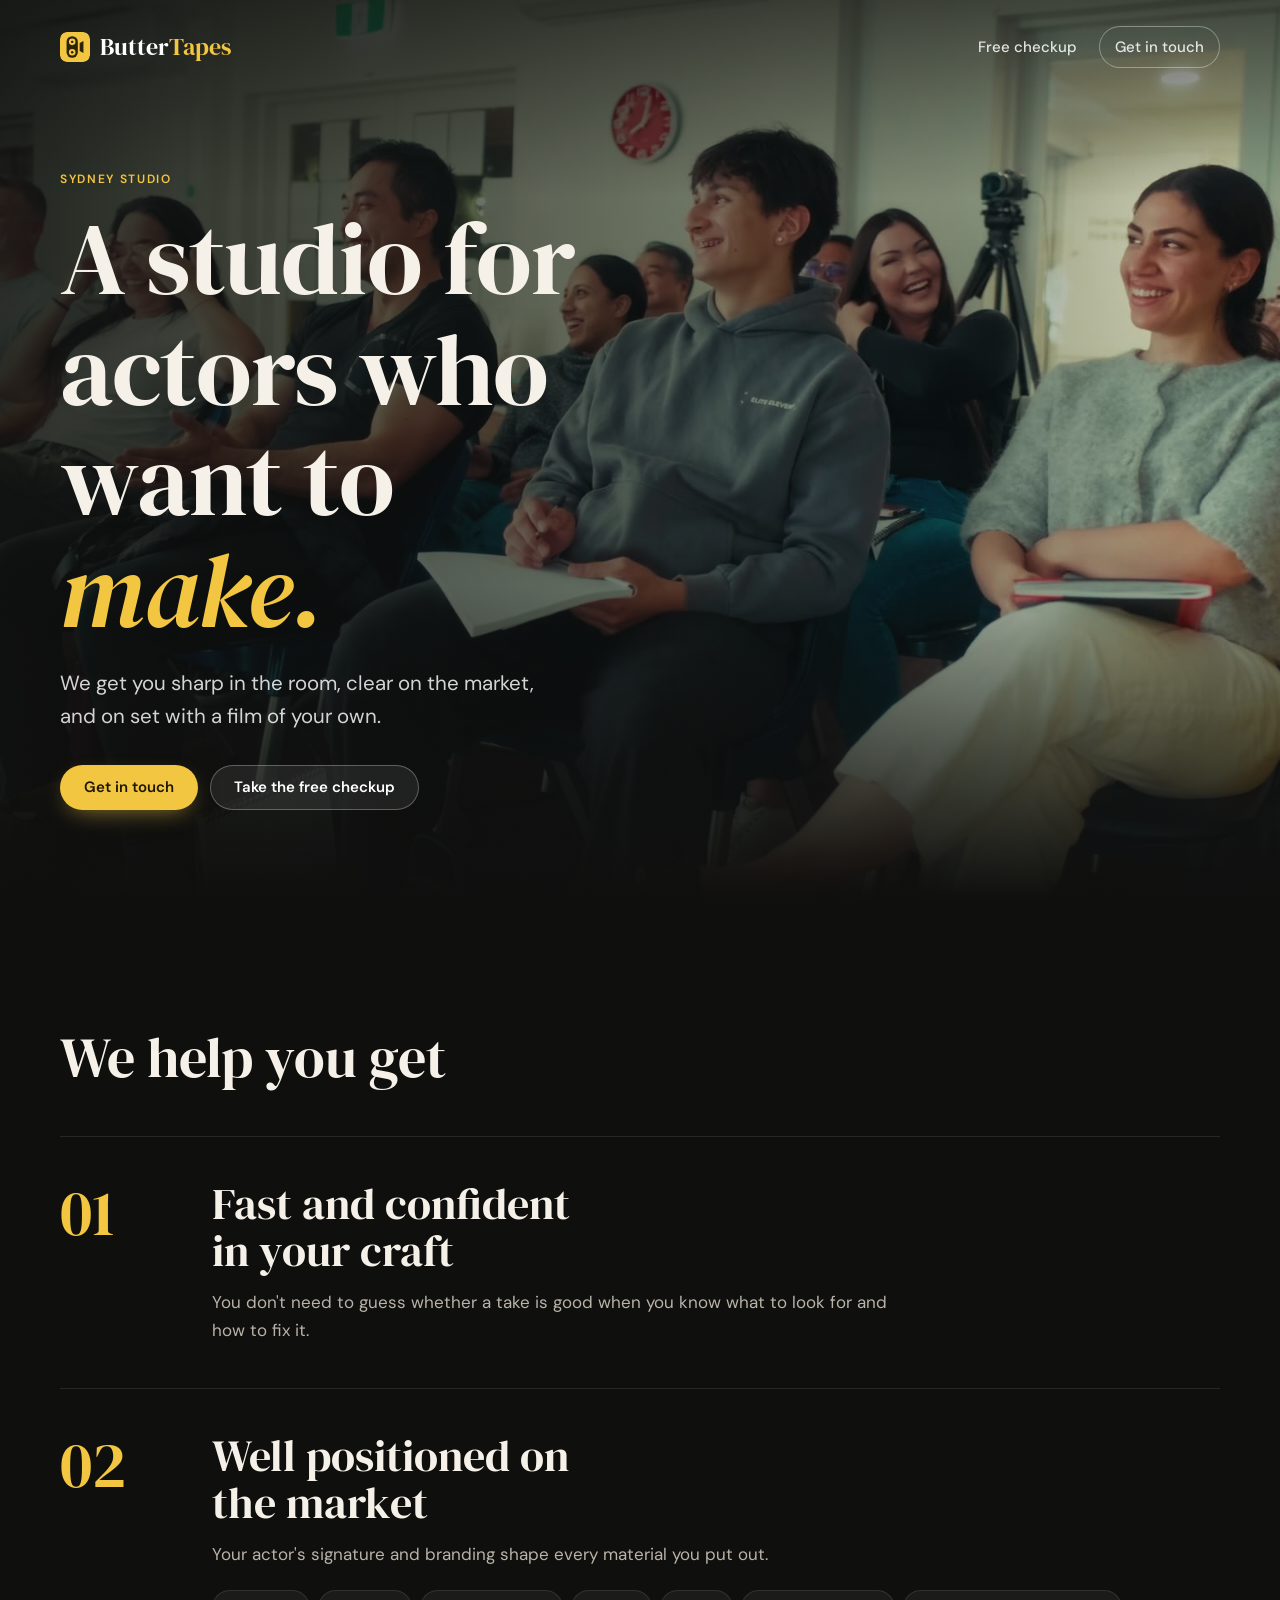
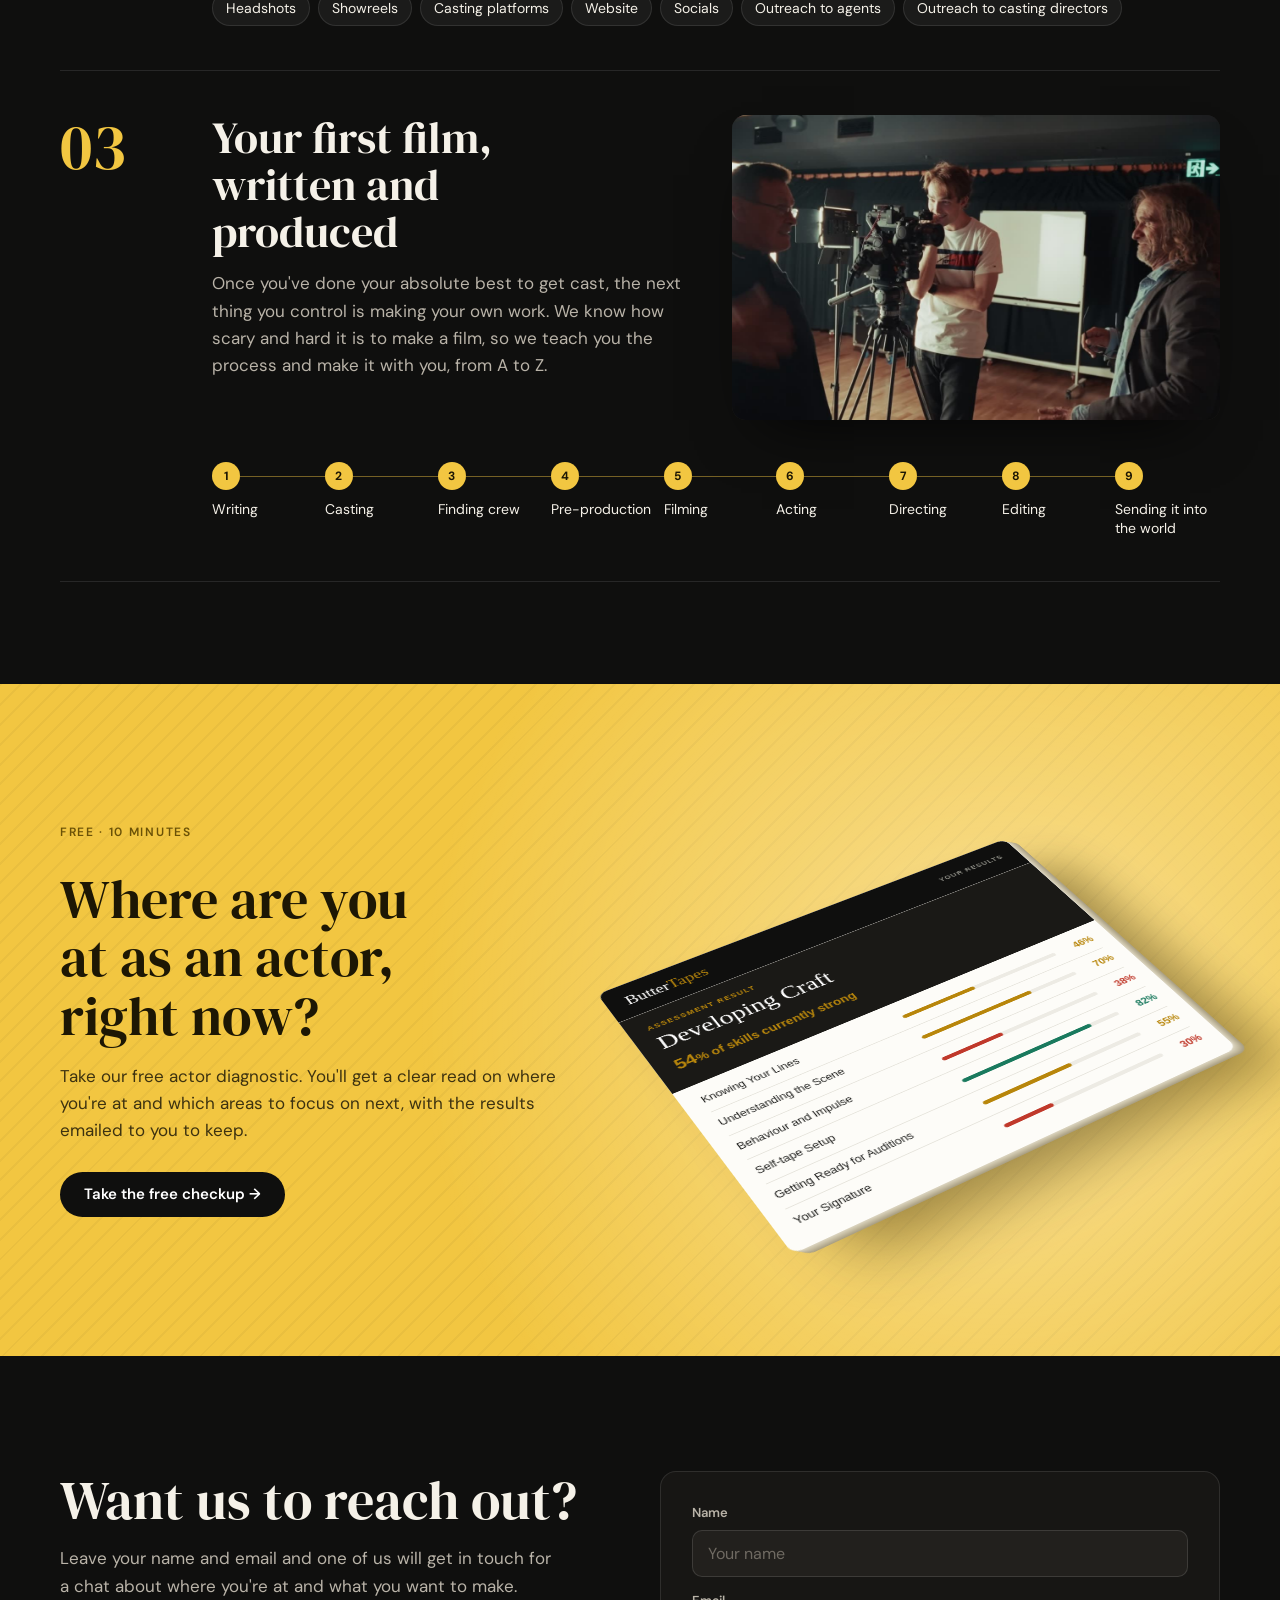
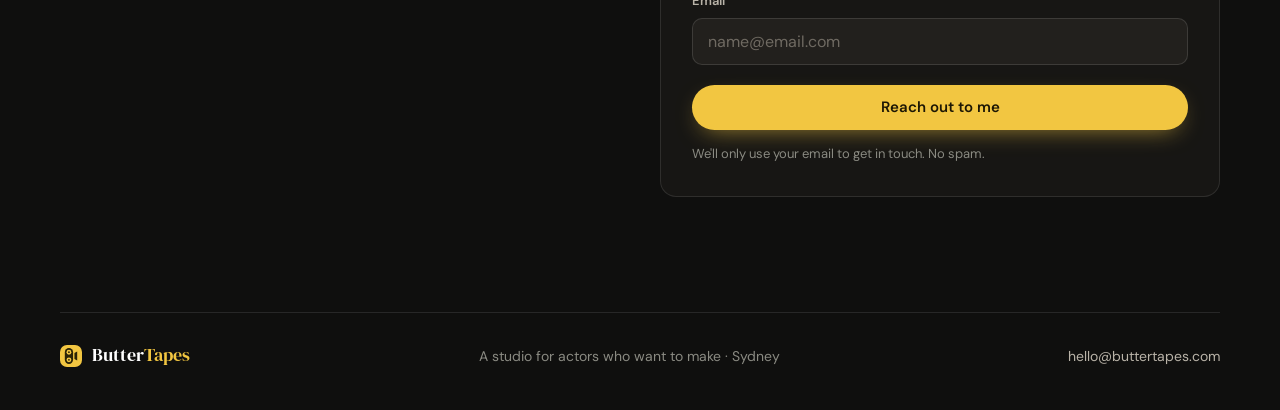
<file: index.html>
<!doctype html>
<html lang="en">
  <head>
    <meta charset="UTF-8" />
    <meta name="viewport" content="width=device-width, initial-scale=1.0" />
    <link rel="icon" href="/favicon.svg" type="image/svg+xml">
    <link rel="icon" href="/favicon-32.png" sizes="32x32" type="image/png">
    <link rel="apple-touch-icon" href="/apple-touch-icon.png">
    <link rel="manifest" href="/site.webmanifest">
    <meta name="theme-color" content="#0f0f0e">
    <title>ButterTapes, a studio for actors who want to make</title>
    <meta name="description" content="ButterTapes is a Sydney studio for actors who want to make. Get fast and confident in your craft, well positioned on the market, and your first film written and produced." />
    <meta property="og:type" content="website" />
    <meta property="og:title" content="ButterTapes, a studio for actors who want to make" />
    <meta property="og:description" content="Craft, positioning and your first film, made with you from A to Z." />
    <meta property="og:image" content="https://buttertapes.com/images/class-hero-poster.jpg" />
    <meta property="og:image:width" content="1920" />
    <meta property="og:image:height" content="1080" />
    <meta property="og:image:alt" content="A room of actors laughing during a ButterTapes session." />
    <meta property="og:site_name" content="ButterTapes" />
    <meta property="og:url" content="https://buttertapes.com/" />
    <link rel="canonical" href="https://buttertapes.com/" />
    <meta name="twitter:card" content="summary_large_image" />
    <meta name="twitter:image" content="https://buttertapes.com/images/class-hero-poster.jpg" />
    <link rel="preconnect" href="https://fonts.googleapis.com" />
    <link rel="preconnect" href="https://fonts.gstatic.com" crossorigin />
    <link href="https://fonts.googleapis.com/css2?family=DM+Serif+Display:ital@0;1&family=DM+Sans:opsz,wght@9..40,400;9..40,500;9..40,600;9..40,700&display=swap" rel="stylesheet" />
    <link rel="stylesheet" href="styles.css" />
  </head>
  <body>
    <header class="hero">
      <video class="hero-video" autoplay muted loop playsinline preload="metadata" poster="images/class-hero-poster.jpg" aria-hidden="true">
        <source src="video/class-hero-540.mp4" type="video/mp4" media="(max-width: 700px)" />
        <source src="video/class-hero-1080.mp4" type="video/mp4" />
      </video>
      <div class="hero-shade"></div>

      <nav class="nav wrap">
        <a class="brand" href="/" aria-label="ButterTapes home">
          <img src="favicon.svg" alt="" width="30" height="30" />
          <span>Butter<em>Tapes</em></span>
        </a>
        <div class="nav-links">
          <a href="/checkup/" data-track="nav_checkup">Free checkup</a>
          <a class="nav-pill" href="#reach-out" data-track="nav_get_in_touch">Get in touch</a>
        </div>
      </nav>

      <div class="hero-body wrap">
        <p class="eyebrow">Sydney studio</p>
        <h1>A studio for actors who want to <em>make.</em></h1>
        <p class="lede">We get you sharp in the room, clear on the market, and on set with a film of your own.</p>
        <div class="hero-actions">
          <a class="btn btn-butter" href="#reach-out" data-track="hero_get_in_touch">Get in touch</a>
          <a class="btn btn-ghost" href="/checkup/" data-track="hero_checkup">Take the free checkup</a>
        </div>
      </div>
    </header>

    <main>
      <section class="pillars wrap" aria-labelledby="pillars-title">
        <h2 id="pillars-title" class="section-title">We help you get</h2>

        <article class="pillar">
          <div class="pillar-num">01</div>
          <div class="pillar-copy">
            <h3>Fast and confident in your craft</h3>
            <p>You don't need to guess whether a take is good when you know what to look for and how to fix it.</p>
          </div>
        </article>

        <article class="pillar">
          <div class="pillar-num">02</div>
          <div class="pillar-copy">
            <h3>Well positioned on the market</h3>
            <p>Your actor's signature and branding shape every material you put out.</p>
            <ul class="chips" aria-label="Materials we shape with you">
              <li>Headshots</li>
              <li>Showreels</li>
              <li>Casting platforms</li>
              <li>Website</li>
              <li>Socials</li>
              <li>Outreach to agents</li>
              <li>Outreach to casting directors</li>
            </ul>
          </div>
        </article>

        <article class="pillar pillar-film">
          <div class="pillar-num">03</div>
          <div class="pillar-copy">
            <h3>Your first film, written and produced</h3>
            <p>Once you've done your absolute best to get cast, the next thing you control is making your own work. We know how scary and hard it is to make a film, so we teach you the process and make it with you, from A to Z.</p>
          </div>
          <figure class="film-media">
            <video autoplay muted loop playsinline preload="none" poster="images/film-set-poster.jpg" aria-hidden="true" data-lazy-video>
              <source data-src="video/film-set-720.mp4" type="video/mp4" />
            </video>
          </figure>
          <ol class="process" aria-label="The filmmaking process">
            <li>Writing</li>
            <li>Casting</li>
            <li>Finding crew</li>
            <li>Pre-production</li>
            <li>Filming</li>
            <li>Acting</li>
            <li>Directing</li>
            <li>Editing</li>
            <li>Sending it into the world</li>
          </ol>
        </article>
      </section>

      <section class="checkup-band" aria-labelledby="checkup-title">
        <div class="wrap checkup-inner">
          <div class="checkup-copy">
            <p class="eyebrow">Free · 10 minutes</p>
            <h2 id="checkup-title">Where are you at as an actor, right now?</h2>
            <p>Take our free actor diagnostic. You'll get a clear read on where you're at and which areas to focus on next, with the results emailed to you to keep.</p>
            <a class="btn btn-dark" href="/checkup/" data-track="band_checkup">Take the free checkup →</a>
          </div>

          <a class="iso-stage" href="/checkup/" data-track="card_checkup" aria-label="Take the free actor checkup">
            <div class="iso-card" data-iso>
              <div class="rc-head">
                <span class="rc-logo">Butter<em>Tapes</em></span>
                <span class="rc-tag">Your results</span>
              </div>
              <div class="rc-hero">
                <span class="rc-eyebrow">Assessment result</span>
                <span class="rc-level" data-level>Developing Craft</span>
                <span class="rc-score"><b data-score>58</b>% of skills currently strong</span>
              </div>
              <ul class="rc-areas">
                <li><span>Knowing Your Lines</span><i><s data-a="46" data-b="82"></s></i><b>0%</b></li>
                <li><span>Understanding the Scene</span><i><s data-a="70" data-b="100"></s></i><b>0%</b></li>
                <li><span>Behaviour and Impulse</span><i><s data-a="38" data-b="90"></s></i><b>0%</b></li>
                <li><span>Self-tape Setup</span><i><s data-a="82" data-b="100"></s></i><b>0%</b></li>
                <li><span>Getting Ready for Auditions</span><i><s data-a="55" data-b="73"></s></i><b>0%</b></li>
                <li><span>Your Signature</span><i><s data-a="30" data-b="100"></s></i><b>0%</b></li>
              </ul>
            </div>
          </a>
        </div>
      </section>

      <section class="reach wrap" id="reach-out" aria-labelledby="reach-title">
        <div class="reach-copy">
          <h2 id="reach-title">Want us to reach out?</h2>
          <p>Leave your name and email and one of us will get in touch for a chat about where you're at and what you want to make.</p>
        </div>
        <form class="reach-form" data-reach novalidate>
          <label>
            <span>Name</span>
            <input type="text" name="name" autocomplete="name" required maxlength="80" placeholder="Your name" />
          </label>
          <label>
            <span>Email</span>
            <input type="email" name="email" autocomplete="email" required maxlength="200" placeholder="name@email.com" />
          </label>
          <label class="hp" aria-hidden="true">Website <input type="text" name="website" tabindex="-1" autocomplete="off" /></label>
          <button class="btn btn-butter" type="submit">Reach out to me</button>
          <p class="form-note" data-note role="status" aria-live="polite">We'll only use your email to get in touch. No spam.</p>
        </form>
      </section>
    </main>

    <footer class="foot wrap">
      <span class="brand small"><img src="favicon.svg" alt="" width="22" height="22" /><span>Butter<em>Tapes</em></span></span>
      <span>A studio for actors who want to make · Sydney</span>
      <a href="mailto:hello@buttertapes.com">hello@buttertapes.com</a>
    </footer>

    <script>
      // Reduced motion: keep the posters, don't play video.
      const still = matchMedia("(prefers-reduced-motion: reduce)").matches;
      if (still) document.querySelectorAll("video").forEach((v) => { v.removeAttribute("autoplay"); v.pause(); });

      // Film-set video loads only when it scrolls near.
      const lazy = document.querySelector("[data-lazy-video]");
      new IntersectionObserver((entries, io) => {
        if (!entries[0].isIntersecting) return;
        io.disconnect();
        lazy.querySelectorAll("source").forEach((s) => (s.src = s.dataset.src));
        lazy.load();
        if (!still) lazy.play().catch(() => {});
      }, { rootMargin: "400px" }).observe(lazy);

      // Results card: bars fill when it comes into view; hovering shows the "after" scores.
      const card = document.querySelector("[data-iso]");
      const bars = [...card.querySelectorAll("s")];
      const scoreEl = card.querySelector("[data-score]");
      const levelEl = card.querySelector("[data-level]");
      let shown = 0, raf;
      function setState(key) {
        const vals = bars.map((s) => +s.dataset[key]);
        bars.forEach((s, i) => {
          s.style.width = vals[i] + "%";
          s.className = vals[i] >= 75 ? "hi" : vals[i] >= 45 ? "md" : "lo";
          const label = s.parentElement.nextElementSibling;
          label.textContent = vals[i] + "%";
          label.className = s.className;
        });
        const target = Math.round(vals.reduce((a, b) => a + b, 0) / vals.length);
        levelEl.textContent = key === "b" ? "Advanced" : "Developing Craft";
        cancelAnimationFrame(raf);
        const from = shown, t0 = performance.now();
        (function tick(t) {
          const p = Math.min(1, (t - t0) / 900);
          shown = Math.round(from + (target - from) * (1 - Math.pow(1 - p, 3)));
          scoreEl.textContent = shown;
          if (p < 1) raf = requestAnimationFrame(tick);
        })(t0);
      }
      new IntersectionObserver((entries, io) => {
        if (!entries[0].isIntersecting) return;
        io.disconnect();
        setTimeout(() => setState("a"), 150);
      }, { threshold: 0.35 }).observe(card);
      const stage = card.parentElement;
      const hoverable = matchMedia("(hover: hover)").matches;
      if (hoverable) {
        stage.addEventListener("mouseenter", () => setState("b"));
        stage.addEventListener("mouseleave", () => setState("a"));
        stage.addEventListener("focus", () => setState("b"));
        stage.addEventListener("blur", () => setState("a"));
      } else {
        // Touch: pop out and play the "after" once it's been on screen for a moment.
        new IntersectionObserver((entries) => {
          const on = entries[0].isIntersecting;
          clearTimeout(stage._t);
          if (on) stage._t = setTimeout(() => { stage.classList.add("is-up"); setState("b"); }, 1400);
          else { stage.classList.remove("is-up"); setState("a"); }
        }, { threshold: 0.6 }).observe(card);
      }

      // Funnel steps go through track.js (loaded at the end); calls before it loads are queued.
      function bt(event, label) { window.btTrack ? btTrack(event, label) : (window.btq = window.btq || []).push([event, label]); }
      function attribution() {
        if (window.btAttr) return btAttr();
        const qs = new URLSearchParams(location.search);
        return { source: qs.get("utm_source") || qs.get("ref") || "", medium: qs.get("utm_medium") || "", campaign: qs.get("utm_campaign") || "" };
      }

      // Reach-out form -> contact function (stores the lead, adds them to People, emails us).
      const CONTACT_API = "https://vaajpqwcgowvffkearfs.supabase.co/functions/v1/contact";
      const form = document.querySelector("[data-reach]");
      const note = form.querySelector("[data-note]");
      const btn = form.querySelector("button");
      form.addEventListener("submit", async (e) => {
        e.preventDefault();
        const name = form.name.value.trim();
        const email = form.email.value.trim();
        if (!name) return fail("Please add your name.", form.name);
        if (!/^[^\s@]+@[^\s@]+\.[^\s@]+$/.test(email)) return fail("Please enter a valid email address.", form.email);
        btn.disabled = true; btn.textContent = "Sending…";
        try {
          const res = await fetch(CONTACT_API, {
            method: "POST",
            headers: { "Content-Type": "application/json" },
            body: JSON.stringify({ name, email, website: form.website.value, page: location.pathname, ...attribution() }),
          });
          const body = await res.json().catch(() => ({}));
          if (!res.ok) throw new Error(body.error || "Something went wrong");
          bt("contact_sent");
          form.classList.add("is-sent");
          form.innerHTML = `<div class="sent"><h3>Thanks, ${name.split(" ")[0].replace(/[<>&"]/g, "")}.</h3><p>We'll be in touch soon at <b></b>.</p></div>`;
          form.querySelector("b").textContent = email;
        } catch (err) {
          btn.disabled = false; btn.textContent = "Reach out to me";
          fail(err.message === "Failed to fetch" ? "Couldn't send. Check your connection and try again, or email hello@buttertapes.com." : err.message);
        }
      });
      function fail(msg, field) {
        note.textContent = msg; note.classList.add("err");
        if (field) field.focus();
      }
    </script>
    <!-- Counts clicks from Butter Tapes emails (?bt=…) and removes the tag from the address bar. -->
    <script src="https://app.buttertapes.com/track.js" defer></script>
  <!-- Cloudflare Web Analytics (page views; no cookies) --><script defer src="https://static.cloudflareinsights.com/beacon.min.js" data-cf-beacon='{"token": "0c99b1e9b2c4421ab5ba908590bfdfd3"}'></script>
</body>
</html>
</file>
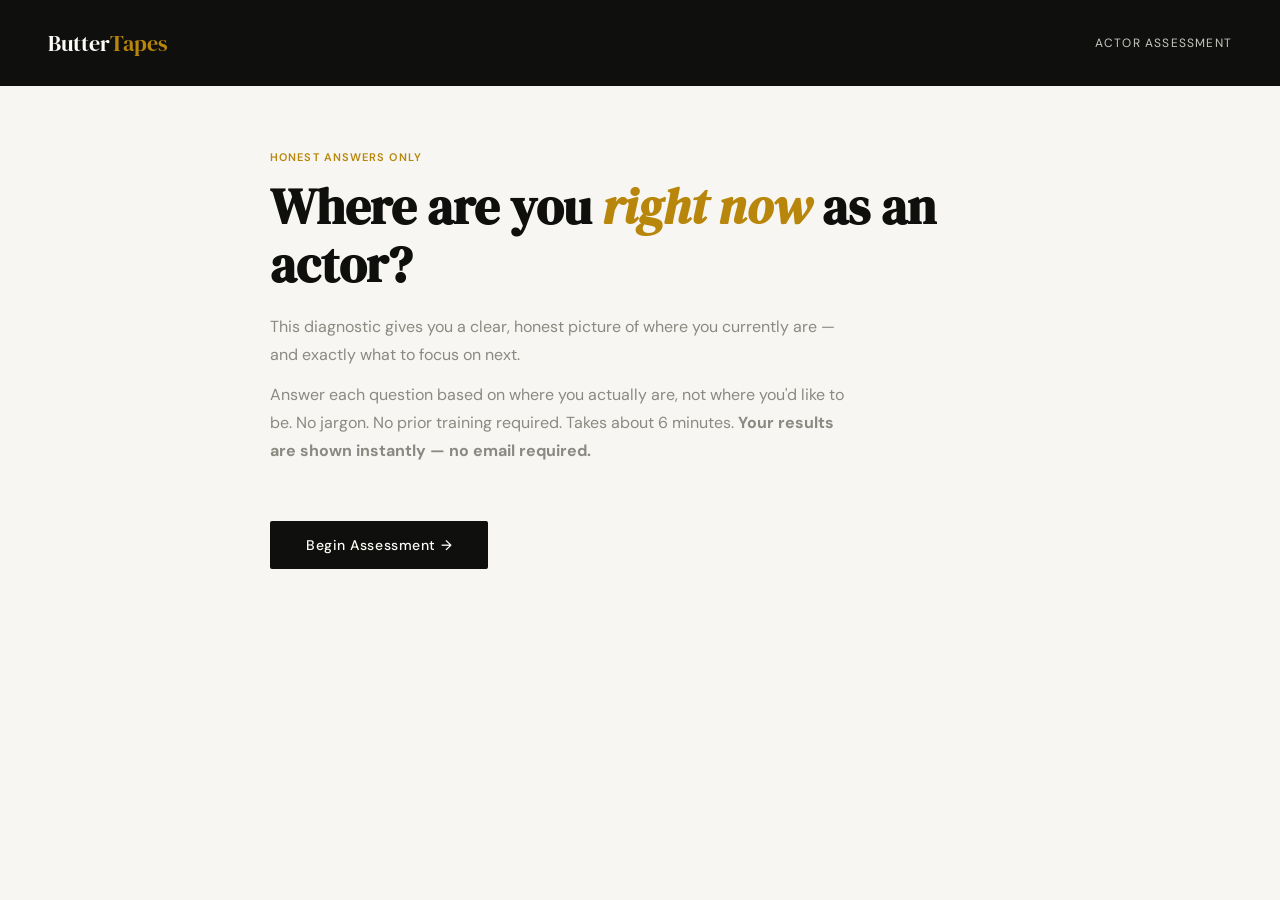
<file: checkup/index.html>
<!DOCTYPE html>
<html lang="en">
<head>
<meta charset="UTF-8">
<meta name="viewport" content="width=device-width, initial-scale=1.0">
<link rel="icon" href="/favicon.svg" type="image/svg+xml">
<link rel="icon" href="/favicon-32.png" sizes="32x32" type="image/png">
<link rel="apple-touch-icon" href="/apple-touch-icon.png">
<link rel="manifest" href="/site.webmanifest">
<meta name="theme-color" content="#f2c641">
<title>Butter Tapes — Actor Checkup</title>
<meta name="description" content="Where are you right now as an actor? A free 6-minute checkup with instant results and a clear next step.">
<meta property="og:title" content="Actor Checkup — Butter Tapes">
<meta property="og:description" content="Where are you right now as an actor? Free, 6 minutes, results shown instantly.">
<meta property="og:url" content="https://buttertapes.com/checkup/">
<script>
// Who sent them here. ?bt=<id> comes from links in our own emails (the Emails tool adds it); track.js removes
// it from the address bar, so read it first and keep it for this tab. ?utm_source / ?ref say where cold traffic came from.
(function () {
  try {
    var q = new URLSearchParams(location.search);
    // localStorage, so the Level Survey (opened from the results in a new tab) knows them too.
    if (q.get('bt')) localStorage.setItem('checkup_bt', q.get('bt'));
    var src = q.get('utm_source') || q.get('ref');
    if (src) localStorage.setItem('checkup_source', src);
  } catch (e) {}
})();
</script>
<script src="https://app.buttertapes.com/track.js" defer></script>
<style>
@import url('https://fonts.googleapis.com/css2?family=DM+Serif+Display:ital@0;1&family=DM+Sans:opsz,wght@9..40,300;9..40,400;9..40,500;9..40,600&display=swap');
:root {
  --gold:#B8860B;--gold-light:#F5EDD0;--dark:#0F0F0E;
  --mid:#3A3A38;--light:#8A8A82;--lighter:#C8C8C0;
  --bg:#F7F6F2;--white:#FDFCF8;--green:#1A7A5E;--red:#C0392B;
}
*{margin:0;padding:0;box-sizing:border-box;}
body{font-family:'DM Sans',sans-serif;background:var(--bg);color:var(--mid);min-height:100vh;}
header{background:var(--dark);padding:28px 48px;display:flex;align-items:center;justify-content:space-between;}
.logo{font-family:'DM Serif Display',serif;font-size:22px;color:var(--white);}
.logo span{color:var(--gold);}
.tagline{font-size:12px;color:var(--lighter);letter-spacing:0.1em;text-transform:uppercase;}
main{max-width:820px;margin:0 auto;padding:64px 40px 100px;}
.screen{display:none;}.screen.active{display:block;}
.hero{margin-bottom:56px;}
.eyebrow{font-size:11px;letter-spacing:0.1em;text-transform:uppercase;color:var(--gold);font-weight:600;margin-bottom:14px;}
.hero h1{font-family:'DM Serif Display',serif;font-size:clamp(30px,4.5vw,50px);color:var(--dark);line-height:1.15;margin-bottom:20px;}
.hero h1 em{color:var(--gold);font-style:italic;}
.hero p{font-size:16px;color:var(--light);line-height:1.75;max-width:580px;margin-bottom:12px;}
.progress-wrap{margin-bottom:48px;position:sticky;top:0;z-index:20;background:var(--bg);padding:16px 0 14px;box-shadow:0 1px 0 #E8E8E0;}
.progress-meta{display:flex;justify-content:space-between;margin-bottom:10px;}
.progress-label{font-size:12px;letter-spacing:0.08em;text-transform:uppercase;color:var(--light);font-weight:500;}
.progress-count{font-size:12px;color:var(--light);}
.progress-track{background:#E8E8E0;border-radius:2px;height:3px;overflow:hidden;}
.progress-fill{height:100%;background:var(--gold);border-radius:2px;transition:width 0.4s ease;}
.domain-block{margin-bottom:52px;}
.domain-header{display:flex;align-items:baseline;gap:16px;padding-bottom:16px;margin-bottom:4px;border-bottom:1px solid #E0E0D8;}
.domain-num{font-size:11px;letter-spacing:0.08em;text-transform:uppercase;color:var(--gold);font-weight:600;white-space:nowrap;}
.domain-title{font-family:'DM Serif Display',serif;font-size:22px;color:var(--dark);}
.domain-subtitle{font-size:14px;color:var(--light);margin-bottom:8px;margin-top:4px;font-style:italic;line-height:1.5;}
.question-item{padding:22px 0;border-bottom:1px solid #F0F0E8;}
.question-short{font-size:12px;letter-spacing:0.08em;text-transform:uppercase;color:var(--gold);font-weight:600;margin-bottom:4px;}
.focus-short{color:var(--dark);font-weight:600;}
.question-text{font-size:15px;color:var(--mid);line-height:1.65;margin-bottom:16px;}
.yn-group{display:flex;gap:10px;}
.yn-btn{flex:1;padding:11px 8px;border:1.5px solid #E0E0D8;background:var(--white);border-radius:2px;font-family:'DM Sans',sans-serif;font-size:13px;font-weight:500;cursor:pointer;transition:all 0.15s;color:var(--light);}
.yn-btn:hover{border-color:var(--gold);color:var(--gold);}
.yn-btn.sel-yes{border-color:var(--gold);border-width:2px;background:#FDF3D0;color:#8B6400;}
.yn-btn.sel-no{border-color:var(--gold);border-width:2px;background:#FDF3D0;color:#8B6400;}
.yn-btn.sel-unsure{border-color:var(--gold);border-width:2px;background:#FDF3D0;color:#8B6400;}
.slider-wrap{display:flex;align-items:flex-start;gap:16px;flex-direction:column;}
.slider-row{display:flex;align-items:center;gap:12px;width:100%;}
.slider-container{flex:1;padding:0 34px;min-width:0;}
input[type=range]{-webkit-appearance:none;appearance:none;display:block;width:100%;height:22px;margin:0;background:transparent;outline:none;cursor:pointer;}
input[type=range]::-webkit-slider-runnable-track{height:3px;background:#D6D6CE;border-radius:2px;}
input[type=range]::-moz-range-track{height:3px;background:#D6D6CE;border-radius:2px;}
input[type=range]::-webkit-slider-thumb{-webkit-appearance:none;width:22px;height:22px;margin-top:-9.5px;background:var(--dark);border-radius:50%;cursor:pointer;border:2px solid var(--white);box-shadow:0 1px 4px rgba(0,0,0,0.25);}
input[type=range]::-moz-range-thumb{width:18px;height:18px;background:var(--dark);border-radius:50%;cursor:pointer;border:2px solid var(--white);box-shadow:0 1px 4px rgba(0,0,0,0.25);}
input[type=range]:hover::-webkit-slider-thumb{background:var(--gold);}
input[type=range]:focus-visible::-webkit-slider-thumb{outline:2px solid var(--gold);outline-offset:2px;}
/* Labels sit exactly under the 5 stops. The thumb's centre runs from 11px to (width - 11px). */
.slider-milestones{position:relative;height:38px;margin-top:12px;}
.slider-milestone{position:absolute;top:0;transform:translateX(-50%);width:76px;font-size:12px;color:var(--mid);text-align:center;line-height:1.3;cursor:pointer;background:none;border:0;padding:0;font-family:inherit;}
.slider-milestone:hover{color:var(--dark);}
.slider-milestone.on{color:var(--gold);font-weight:600;background:var(--gold-light);border-radius:2px;box-shadow:0 0 0 5px var(--gold-light);}
.slider-current{display:none;}
.nav-buttons{display:flex;gap:14px;margin-top:48px;padding-top:32px;border-top:1px solid #E8E8E0;}
.btn-primary{background:var(--dark);color:var(--white);border:none;padding:15px 36px;font-family:'DM Sans',sans-serif;font-size:14px;font-weight:500;letter-spacing:0.04em;cursor:pointer;border-radius:2px;transition:background 0.2s;}
.btn-primary:hover{background:var(--gold);}
.btn-secondary{background:transparent;color:var(--mid);border:1.5px solid #E0E0D8;padding:15px 28px;font-family:'DM Sans',sans-serif;font-size:14px;cursor:pointer;border-radius:2px;}
.btn-secondary:hover{border-color:var(--mid);}
.result-banner{background:var(--dark);border-radius:2px;padding:52px 48px;margin-bottom:40px;position:relative;overflow:hidden;}
.result-banner::after{content:'';position:absolute;bottom:-40px;right:-40px;width:240px;height:240px;border-radius:50%;background:radial-gradient(circle,rgba(184,134,11,0.12) 0%,transparent 70%);}
.result-eyebrow{font-size:11px;letter-spacing:0.1em;text-transform:uppercase;color:var(--gold);font-weight:600;margin-bottom:10px;}
.result-level{font-family:'DM Serif Display',serif;font-size:48px;color:var(--white);margin-bottom:8px;line-height:1;}
.result-desc{font-size:16px;color:var(--lighter);max-width:500px;line-height:1.65;margin-bottom:24px;}
.result-score-line{display:flex;align-items:center;gap:20px;}
.result-pct{font-family:'DM Serif Display',serif;font-size:36px;color:var(--gold);}
.result-pct-label{font-size:13px;color:var(--light);line-height:1.5;}
.areas-grid{display:grid;gap:12px;margin-bottom:40px;}
.area-card{background:var(--white);border:1px solid #E8E8E0;border-radius:2px;padding:20px 24px;}
.ac-header{display:flex;justify-content:space-between;align-items:center;margin-bottom:10px;}
.ac-name{font-size:14px;font-weight:500;color:var(--dark);}
.ac-pct{font-size:14px;color:var(--light);}
.ac-bar{background:#F0F0E8;border-radius:2px;height:4px;overflow:hidden;}
.ac-fill{height:100%;border-radius:2px;transition:width 0.8s ease;}
.ac-fill.hi{background:var(--green);}
.ac-fill.md{background:var(--gold);}
.ac-fill.lo{background:var(--red);}
.next-block{border:1px solid #E8E8E0;border-left:3px solid var(--gold);background:var(--white);border-radius:2px;padding:32px 36px;margin-bottom:32px;}
.next-block h3{font-family:'DM Serif Display',serif;font-size:22px;color:var(--dark);margin-bottom:10px;}
.next-block p{font-size:15px;color:var(--mid);line-height:1.7;margin-bottom:16px;}
.level-survey-link{display:flex;align-items:center;gap:28px;background:var(--dark);border-radius:2px;padding:36px 40px;margin-bottom:32px;border:1px solid var(--gold);box-shadow:0 0 0 1px rgba(184,134,11,0.15);}
.ls-badge{flex-shrink:0;width:88px;height:88px;border-radius:50%;background:var(--gold);display:flex;align-items:center;justify-content:center;font-family:'DM Serif Display',serif;font-size:15px;color:#fff;text-align:center;line-height:1.3;padding:8px;}
.ls-copy{flex:1;}
.level-survey-link h3{font-family:'DM Serif Display',serif;font-size:21px;color:#fff;margin-bottom:8px;}
.level-survey-link p{font-size:14px;color:rgba(255,255,255,0.7);line-height:1.6;margin-bottom:16px;}
.ls-button{display:inline-block;background:var(--gold);color:#fff;text-decoration:none;padding:13px 26px;border-radius:2px;font-family:'DM Sans',sans-serif;font-size:14px;font-weight:600;}
.ls-button:hover{opacity:0.88;}
@media(max-width:600px){.level-survey-link{flex-direction:column;align-items:flex-start;text-align:left;}}
.focus-list{list-style:none;}
.focus-list li{display:flex;gap:12px;align-items:flex-start;padding:10px 0;border-bottom:1px solid #F0F0E8;font-size:14px;color:var(--mid);line-height:1.5;}
.focus-list li::before{content:'--';color:var(--gold);flex-shrink:0;margin-top:1px;}
.email-block{background:#FFFDF5;border:1px solid #E8E8E0;border-left:3px solid var(--gold);border-radius:3px;padding:28px 32px;margin-bottom:32px;}
.email-block-eyebrow{font-size:11px;letter-spacing:0.12em;text-transform:uppercase;color:var(--gold);font-weight:600;margin-bottom:8px;}
.email-block h3{font-family:'DM Serif Display',serif;font-size:24px;color:var(--dark);margin-bottom:8px;font-weight:400;}
.restored-note{font-size:13px;color:var(--light);margin:0 0 14px;}
.restored-note a{color:var(--gold);cursor:pointer;text-decoration:underline;text-underline-offset:3px;}
.email-block p{font-size:14px;color:var(--light);line-height:1.6;margin-bottom:16px;}
.email-form{display:flex;gap:10px;margin-bottom:14px;flex-wrap:wrap;}
.email-input{flex:1;min-width:200px;padding:11px 14px;border:1.5px solid #E0E0D8;border-radius:2px;font-family:'DM Sans',sans-serif;font-size:13px;color:var(--mid);background:#fff;}
.email-input:focus{outline:none;border-color:var(--gold);}
.btn-email{background:transparent;color:var(--gold);border:1.5px solid var(--gold);padding:11px 24px;font-family:'DM Sans',sans-serif;font-size:13px;font-weight:600;cursor:pointer;border-radius:2px;white-space:nowrap;transition:all 0.15s;}
.btn-email:hover{background:var(--gold);color:#fff;}
.checkbox-row{display:flex;align-items:flex-start;gap:10px;margin-bottom:12px;}
.checkbox-row input[type=checkbox]{margin-top:3px;width:16px;height:16px;flex-shrink:0;accent-color:var(--gold);}
.checkbox-row label{font-size:13px;color:var(--mid);line-height:1.5;cursor:pointer;}
.hello-line{font-size:17px;color:var(--gold);margin:0 0 6px;font-weight:500;}
.email-error{display:none;margin-top:12px;font-size:14px;color:#B3261E;}
.email-success{display:none;background:#EAF5F1;border:1px solid rgba(26,122,94,0.25);border-radius:2px;padding:16px 20px;font-size:14px;color:var(--green);}
.email-skip{font-size:13px;color:var(--lighter);cursor:pointer;text-decoration:underline;text-underline-offset:3px;display:inline-block;margin-top:4px;}
.cta-block{background:var(--dark);border-radius:2px;padding:40px 48px;display:flex;align-items:center;justify-content:space-between;gap:32px;margin-top:40px;}
.cta-block h3{font-family:'DM Serif Display',serif;font-size:22px;color:var(--white);margin-bottom:8px;}
.cta-block p{font-size:14px;color:var(--lighter);line-height:1.6;}
.btn-gold{background:var(--gold);color:var(--white);border:none;padding:16px 32px;font-family:'DM Sans',sans-serif;font-size:14px;font-weight:500;cursor:pointer;border-radius:2px;white-space:nowrap;flex-shrink:0;}
.btn-gold:hover{opacity:0.85;}
.restart{display:inline-block;margin-top:24px;font-size:13px;color:var(--light);cursor:pointer;text-decoration:underline;text-underline-offset:3px;}
.cta-top{margin-bottom:36px;}
.cta-top-inner{background:linear-gradient(135deg,#B8860B 0%,#8B6400 100%);border-radius:4px;padding:36px 44px;display:flex;align-items:center;justify-content:space-between;gap:32px;box-shadow:0 4px 24px rgba(184,134,11,0.25);}
.cta-top-eyebrow{font-size:11px;letter-spacing:0.12em;text-transform:uppercase;color:rgba(255,255,255,0.75);font-weight:600;margin-bottom:8px;}
.cta-top-headline{font-family:'DM Serif Display',serif;font-size:26px;color:#fff;line-height:1.2;margin-bottom:8px;}
.cta-top-body{font-size:14px;color:rgba(255,255,255,0.8);line-height:1.6;max-width:400px;}
.cta-top-btn{flex-shrink:0;background:#fff;color:#8B6400;text-decoration:none;padding:16px 32px;border-radius:3px;font-family:'DM Sans',sans-serif;font-size:15px;font-weight:700;white-space:nowrap;transition:opacity 0.15s;display:inline-block;}
.cta-top-btn:hover{opacity:0.9;}
.cta-block-bottom{background:var(--dark);border-radius:4px;padding:52px 56px;margin-top:40px;text-align:center;border:1px solid rgba(184,134,11,0.3);box-shadow:0 0 0 4px rgba(184,134,11,0.06),0 8px 40px rgba(0,0,0,0.18);}
.cta-bottom-badge{display:inline-block;background:rgba(184,134,11,0.18);color:var(--gold);font-size:11px;font-weight:600;letter-spacing:0.12em;text-transform:uppercase;padding:6px 14px;border-radius:20px;margin-bottom:20px;}
.cta-block-bottom h3{font-family:'DM Serif Display',serif;font-size:32px;color:#fff;margin-bottom:14px;line-height:1.2;}
.cta-block-bottom p{font-size:16px;color:rgba(255,255,255,0.7);line-height:1.7;max-width:480px;margin:0 auto 28px;}
.cta-bottom-btn{display:inline-block;background:var(--gold);color:#fff;text-decoration:none;padding:18px 44px;border-radius:3px;font-family:'DM Sans',sans-serif;font-size:16px;font-weight:700;letter-spacing:0.02em;transition:opacity 0.15s;box-shadow:0 4px 20px rgba(184,134,11,0.35);}
.cta-bottom-btn:hover{opacity:0.88;}
.cta-bottom-sub{margin-top:18px;font-size:13px;color:rgba(255,255,255,0.4);}
@media(max-width:600px){.cta-top-inner{flex-direction:column;padding:28px 24px;}.cta-top-btn{width:100%;text-align:center;}.cta-block-bottom{padding:40px 28px;}.cta-block-bottom h3{font-size:26px;}}
@media(max-width:600px){header{padding:20px 24px;}main{padding:40px 24px 80px;}.cta-block{flex-direction:column;}.result-banner{padding:36px 28px;}.result-level{font-size:36px;}.yn-btn{font-size:12px;padding:10px 4px;}.email-form{flex-direction:column;}.slider-container{padding:0 24px;}.slider-milestone{width:56px;font-size:11px;}.slider-milestones{height:40px;}}
</style>
</head>
<body>
<header>
  <div class="logo">Butter<span>Tapes</span></div>
  <div class="tagline">Actor Assessment</div>
</header>
<main>

  <div class="screen active" id="s0">
    <div class="hero">
      <div class="eyebrow">Honest answers only</div>
      <p class="hello-line" id="helloLine" style="display:none;"></p>
      <h1>Where are you <em>right now</em> as an actor?</h1>
      <p>This diagnostic gives you a clear, honest picture of where you currently are — and exactly what to focus on next.</p>
      <p>Answer each question based on where you actually are, not where you'd like to be. No jargon. No prior training required. Takes about 6 minutes. <strong>Your results are shown instantly — no email required.</strong></p>
    </div>
    <div class="nav-buttons" style="border:none;padding:0;margin:0;">
      <button class="btn-primary" onclick="startDiag()">Begin Assessment &rarr;</button>
      <button class="btn-secondary" id="lastResultsBtn" style="display:none;" onclick="showLastResults()">See My Last Results</button>
    </div>
  </div>

  <div class="screen" id="s1">
    <div class="progress-wrap">
      <div class="progress-meta">
        <div class="progress-label">Your Assessment</div>
        <div class="progress-count" id="progressCount">0 / 0 answered</div>
      </div>
      <div class="progress-track"><div class="progress-fill" id="progressFill" style="width:0%"></div></div>
    </div>
    <div id="questionsContainer"></div>
    <div class="nav-buttons">
      <button class="btn-primary" onclick="showResults()">See My Results &rarr;</button>
      <button class="btn-secondary" onclick="showScreen('s0')">Back</button>
    </div>
  </div>

  <div class="screen" id="s2">
    <p class="restored-note" id="restoredNote" style="display:none;"></p>
    <div class="result-banner">
      <div class="result-eyebrow">Your current level</div>
      <div class="result-level" id="rLevel"></div>
      <div class="result-desc" id="rDesc"></div>
      <div class="result-score-line">
        <div class="result-pct" id="rPct"></div>
        <div class="result-pct-label">of skills<br>currently strong</div>
      </div>
    </div>
    <div class="email-block">
      <div class="email-block-eyebrow">Don't lose your results</div>
      <h3>Save your results.</h3>
      <p>Enter your email and we will send you a copy to keep, so you can compare next time. We will also let you know when new intakes open — no pressure, no pitch.</p>
      <div class="email-form">
        <input type="email" class="email-input" id="emailInput" placeholder="you@email.com">
        <input type="text" class="email-input" id="nameInput" placeholder="Your name (optional)" style="max-width:200px;">
      </div>
      <div class="checkbox-row">
        <input type="checkbox" id="wantsNews" checked>
        <label for="wantsNews">Email me my results and let me know when new intakes open</label>
      </div>
      <div class="checkbox-row">
        <input type="checkbox" id="wantsOnboarding">
        <label for="wantsOnboarding">I would like Bede to reach out and set up a call</label>
      </div>
      <button class="btn-email" id="emailBtn" onclick="submitEmail()">Send My Results</button>
      <div class="email-error" id="emailError"></div>
      <div style="margin-top:14px;">
        <span class="email-skip" onclick="skipEmail()">No thanks — I will keep my results here</span>
      </div>
      <div class="email-success" id="emailSuccess">Done — check your inbox. You can still book a call any time below.</div>
    </div>
    <div class="cta-top" id="ctaTop" style="display:none;">
      <div class="cta-top-inner">
        <div class="cta-top-copy">
          <div class="cta-top-eyebrow">Ready to talk through your results?</div>
          <div class="cta-top-headline" id="ctaTopHeadline"></div>
          <div class="cta-top-body">Book a free 30-minute call. Bede will go through your results with you and tell you exactly where you'd start.</div>
        </div>
        <a class="cta-top-btn" href="https://calendly.com/bede-smith1999/inhabitedacting" target="_blank" data-track="results_call_top">Book a Free Call &rarr;</a>
      </div>
    </div>
    <div class="areas-grid" id="areasGrid"></div>
    <div class="level-survey-link" id="levelSurveyLink" style="display:none;">
      <div class="ls-badge" id="lsBadge"></div>
      <div class="ls-copy">
        <h3 id="lsTitle"></h3>
        <p id="lsBody"></p>
        <a id="lsButton" class="ls-button" target="_blank">Check My Detailed Progress →</a>
        <div id="lsSecondary" style="margin-top:10px;"></div>
      </div>
    </div>
    <div class="next-block">
      <h3 id="nlTitle"></h3>
      <p id="nlBody"></p>
      <ul class="focus-list" id="focusList"></ul>
    </div>
    <div class="cta-block-bottom">
      <div class="cta-bottom-badge">Free · 30 min · No pressure</div>
      <h3>Book a free call with Bede.</h3>
      <p>He will go through your results with you and tell you exactly where you would start in the studio — what to work on first, and what the path forward looks like.</p>
      <a class="cta-bottom-btn" href="https://calendly.com/bede-smith1999/inhabitedacting" target="_blank" data-track="results_call_bottom">Book Your Free Call &rarr;</a>
      <div class="cta-bottom-sub">No commitment. No pitch. Just a clear picture of where you are and where to go next.</div>
    </div>
    <span class="restart" onclick="restart()">Take the assessment again</span>
  </div>

</main>
<script>
// Results are saved to the Butter Tapes database (Supabase project "buttertapes", function "checkup").
// Code: github.com/drzhbe/buttertapes-admin, supabase/functions/checkup. If you change LEVELS or the
// section names below, change them there too (the results email is built from that copy).
var CHECKUP_API = "https://vaajpqwcgowvffkearfs.supabase.co/functions/v1/checkup";
var savedAttempt = null; // Promise of {id} for the checkup on screen
var lastSave = null;     // what was sent, to retry if the first save failed

function api(body) {
  return fetch(CHECKUP_API, { method: 'POST', headers: { 'Content-Type': 'application/json' }, body: JSON.stringify(body) })
    .then(function (r) { return r.json().catch(function () { return {}; }).then(function (j) { if (!r.ok) throw new Error(j.error || 'Something went wrong'); return j; }); });
}
function stored(k) { try { return localStorage.getItem(k) || ''; } catch (e) { return ''; } }
function store(k, v) { try { localStorage.setItem(k, v); } catch (e) {} }

// Funnel steps, reported through track.js (see app.buttertapes.com/track.js). Calls before it loads are queued.
function bt(e, l, id) { if (window.btTrack) btTrack(e, l, id); else (window.btq = window.btq || []).push([e, l, id]); }
function attr() { var a = window.btAttr ? btAttr() : {}; return { source: a.source || stored('checkup_source'), medium: a.medium || '', campaign: a.campaign || '', visitor: a.visitor || '' }; }
// The last results are kept on this device, so coming back to the page (after the Level Survey, a refresh,
// or days later) shows them again instead of the intro. Dropped if the questions change.
var RESULT_KEY = 'checkup_result';
function questionsShape() { return DOMAINS.map(function (d) { return d.questions.length; }).join('.'); }
function lastResult() {
  try {
    var r = JSON.parse(localStorage.getItem(RESULT_KEY) || 'null');
    return r && r.shape === questionsShape() && r.answers ? r : null;
  } catch (e) { return null; }
}
function rememberResult(patch, fresh) {
  try {
    var r = fresh ? {} : (JSON.parse(localStorage.getItem(RESULT_KEY) || 'null') || {});
    for (var k in patch) r[k] = patch[k];
    localStorage.setItem(RESULT_KEY, JSON.stringify(r));
  } catch (e) {}
}
function showLastResults() {
  var r = lastResult();
  if (!r) return;
  bt('results_return', String(Math.max(0, Math.floor((Date.now() - (r.at || Date.now())) / 864e5))));
  answers = r.answers;
  showResults(r);
}
var btStarted = false;
function btStart(e) { if (!btStarted) { btStarted = true; bt(e); } }
// Drop-off: the first answer in each section reports "reached section N" once per checkup.
var btSections = {};
function btSection(key) {
  var n = String(parseInt(key, 10) + 1);
  if (!btSections[n]) { btSections[n] = true; bt('checkup_section', n); }
}
// Results page: which parts came on screen (save form, area bars, focus list, bottom call block), once each.
var resultsObserver = null;
function watchResults() {
  if (resultsObserver) resultsObserver.disconnect();
  if (!('IntersectionObserver' in window)) return;
  var parts = [['.email-block', 'save'], ['#areasGrid', 'areas'], ['.next-block', 'focus'], ['.cta-block-bottom', 'bottom']];
  var seen = {};
  resultsObserver = new IntersectionObserver(function (entries) {
    entries.forEach(function (en) {
      var label = en.target.getAttribute('data-part');
      if (en.isIntersecting && !seen[label]) { seen[label] = true; bt('results_view', label); resultsObserver.unobserve(en.target); }
    });
  }, { threshold: 0.4 });
  parts.forEach(function (p) {
    var n = document.querySelector('#s2 ' + p[0]);
    if (n) { n.setAttribute('data-part', p[1]); resultsObserver.observe(n); }
  });
}

// Pre-fill details they gave before on this device.
(function () {
  if (stored('checkup_email')) document.getElementById('emailInput').value = stored('checkup_email');
  if (stored('checkup_name')) document.getElementById('nameInput').value = stored('checkup_name');
})();

// People who came from one of our emails: say hi and pre-fill their details.
(function () {
  var bt = stored('checkup_bt');
  if (!bt) return;
  api({ action: 'hello', bt: bt }).then(function (r) {
    if (!r.known) return;
    if (r.name) {
      var h = document.getElementById('helloLine');
      h.textContent = 'Hi ' + r.name + ' — this one\'s for you.';
      h.style.display = 'block';
      document.getElementById('nameInput').value = r.name;
    }
    if (r.email) document.getElementById('emailInput').value = r.email;
  }).catch(function () {});
})();

var DOMAINS = [
  {
    name: 'Knowing Your Lines',
    subtitle: 'Being secure in your lines allows you to focus on what actually matters — the scene, the other person, the moment.',
    level: 1,
    questions: [
      { short: 'Correctness', text: 'When I perform, I never drop a line or have to think about what comes next.', type: 'yn' },
      { short: 'Freedom', text: 'I can deliver my lines in completely different behaviours — faster, slower, angrier, calmer.', type: 'yn' },
      { short: 'Effort', text: 'Learning lines feels effortful and time-consuming for me.', type: 'yn', invert: true },
      { short: 'Time', text: 'How many days does it typically take me to learn two pages of dialogue accurately?', type: 'slider', milestones: ['More than a week', 'A few days', 'A day', 'A couple of hours', 'An hour or less'] },
      { short: 'Flow', text: 'Once I have learned my lines, they flow as naturally as reciting my alphabet — no effort, no hesitation.', type: 'yn' }
    ]
  },
  {
    name: 'Understanding the Scene',
    subtitle: 'Being able to read a script and understand what is really happening — not just the words, but the story underneath.',
    level: 1,
    questions: [
      { short: 'Want', text: 'I can clearly explain what my character wants.', type: 'yn' },
      { short: 'Moment Before', text: 'I know what my character was doing or feeling just before the scene started.', type: 'yn' },
      { short: 'Point', text: 'I can identify what a scene is ultimately about — the point it is trying to make.', type: 'yn' },
      { short: 'Dramatic Question', text: 'I understand what question the audience is asking themselves when they watch a scene — and when they get the answer.', type: 'yn' },
      { short: 'Cap', text: 'I can state exactly what I want from the other person in a scene in a single, specific phrase — not just a general goal.', type: 'yn' },
      { short: 'Beats', text: 'I understand and can apply beats to a scene.', type: 'yn' }
    ]
  },
  {
    name: 'Using Behaviour and Impulse',
    subtitle: 'Acting is doing — not just feeling.',
    level: 1,
    questions: [
      { short: 'Attention', text: 'In performance, my attention is genuinely on where it matters for the scene — a person, an object, an activity. I am not self-conscious.', type: 'yn' },
      { short: 'Moment-to-moment', text: 'My behaviour in a scene changes based on what the other person does — I am not just delivering lines.', type: 'yn' },
      { short: 'Embodiment', text: 'I can connect to a scene personally — I am experiencing it, not just performing it.', type: 'yn' },
      { short: 'Effort', text: 'When I am performing well, it feels effortless — I am not managing or monitoring myself, it is just happening.', type: 'yn' },
      { short: 'Freedom', text: 'I can play the same scene in completely different ways — with completely different behaviours — because I am not locked to how I first felt it.', type: 'yn' },
      { short: 'Diagnostic', text: 'When I watch back my tape I can see when I am doing good acting.', type: 'yn' },
      { short: 'Consistency', text: 'I can repeat a good performance consistently.', type: 'yn' }
    ]
  },
  {
    name: 'Self-tape Setup',
    subtitle: 'Most auditions are now self-tapes. A bad setup can cost you the callback regardless of how well you act.',
    level: 1,
    questions: [
      { short: 'Have the Setup', text: 'I have a self-tape setup I am confident in — camera, lighting, and backdrop sorted.', type: 'yn' },
      { short: 'Picture', text: 'My self-tapes look professional — clear image, good lighting, no distracting background.', type: 'yn' },
      { short: 'Sound', text: 'My self-tapes sound professional — the audio is clear and there is no background noise.', type: 'yn' },
      { short: 'Eye-line', text: 'I know where to look when filming — and I am confident about how to frame myself.', type: 'yn' }
    ]
  },
  {
    name: 'Getting Ready for Auditions',
    subtitle: 'Being audition-ready means having a repeatable process that works under pressure.',
    level: 2,
    questions: [
      { short: 'Process', text: 'I have some form of process to effectively and accurately prepare a scene — I am not winging it each time.', type: 'yn' },
      { short: 'Time', text: 'How much time do I need to prepare a scene I am happy with?', type: 'slider', milestones: ['A week or more', 'A couple of days', 'A day', 'A few hours', 'An hour or less'] },
      { short: 'Diagnostic', text: 'When I watch my own audition tapes back, I can clearly see what is working and what is not — and fix it as a result.', type: 'yn' }
    ]
  },
  {
    name: 'Making Foreign Material Feel Real',
    subtitle: "Acting requires making someone else's words and circumstances feel genuinely yours.",
    level: 2,
    questions: [
      { short: 'Embodiment Process', text: 'I have a clear process for connecting personally to a scene — I am not just hoping it lands.', type: 'yn' },
      { short: 'Substitution', text: 'When a scene asks me to feel or do something I do not naturally feel, I can genuinely access it.', type: 'yn' },
      { short: 'Action vs Feeling', text: 'I do not get stuck trying to feel the scene — my connection translates into action, not just internal experience.', type: 'yn' },
      { short: 'Time', text: 'How long does it typically take me to genuinely connect to a scene?', type: 'slider', milestones: ['A day or more', 'A couple of hours', 'An hour', 'Under an hour', 'A couple of minutes'] },
      { short: 'Range', text: 'I can connect to a wide range of scenes — not just material that is close to my own life.', type: 'yn' },
      { short: 'Pressure', text: 'My connection holds under pressure — it works in auditions and on camera, not just in rehearsal.', type: 'yn' },
      { short: 'Awareness', text: 'I can feel when I am performing a scene rather than living it.', type: 'yn' },
      { short: 'Diagnostic', text: 'When something is not working in a scene, I know how to diagnose and fix it myself — without needing a teacher or director to tell me.', type: 'yn' }
    ]
  },
  {
    name: 'Relationships in a Scene',
    subtitle: 'How you relate to the people and things in a scene determines everything about how you act.',
    level: 3,
    questions: [
      { short: 'Relationship', text: 'Given any scene, script, film, or performance, I can identify the specific relationship each character has to the people and things around them — not just the surface label.', type: 'yn' },
      { short: 'POV', text: 'I understand how my character specifically feels about the other person in the scene — beyond surface labels like "they are friends" or "they are enemies."', type: 'yn' },
      { short: 'Action vs Feeling', text: 'My relationship to the other person in a scene changes how I physically act — not just how I feel.', type: 'yn' },
      { short: 'Conflict', text: 'I can play a scene where my character wants something but is simultaneously pulled in the opposite direction by who the other person is to them.', type: 'yn' },
      { short: 'Freedom', text: 'When a director tells me to play the relationship differently, I know how to adjust.', type: 'yn' }
    ]
  },
  {
    name: 'Character',
    subtitle: 'Playing a character means understanding how a different person experiences the world.',
    level: 3,
    questions: [
      { short: 'POV', text: 'Given any scene, script, film, or performance, I can identify a character\'s psychological reality — how they see and experience the world — from what is written or performed.', type: 'yn' },
      { short: 'Character vs Caricature', text: 'I can play characters who are very different from me — without it becoming a caricature.', type: 'yn' },
      { short: 'Embodiment', text: 'I understand how a character experiences the world and can access their psychological reality — not just copy their physical mannerisms.', type: 'yn' },
      { short: 'Range', text: 'I can play characters whose values or worldview I disagree with — without judging them or going on autopilot.', type: 'yn' },
      { short: 'Arc', text: 'My character changes and evolves across a scene — authentically tracking the arc without diverging so much that it becomes a completely different character.', type: 'yn' },
      { short: 'Story', text: 'I can play a fully realised character without losing the story — the character serves the scene, not the other way around.', type: 'yn' },
      { short: 'Consistency', text: 'I can maintain a consistent character throughout a scene — even when improvising or going off-script.', type: 'yn' },
      { short: 'Flaw', text: 'I can identify the old way my character used to cope or get by — the thing that worked for them right up until this story forced them to change.', type: 'yn' }
    ]
  },
  {
    name: 'Your Signature and the Business of Acting',
    subtitle: 'Every actor is a business. Your signature is your product, your materials are your marketing, and the industry professionals who cast you are your clients.',
    level: 3,
    questions: [
      { short: 'Offer', text: 'If a casting director asked me right now what makes me different from every other actor they will see today, I would have a clear answer.', type: 'yn' },
      { short: 'Branding', text: 'I actively make my signature visible in every audition I do.', type: 'yn' },
      { short: 'Materials', text: 'I know what types of scenes and headshots I need — my materials reflect who I actually am and what I am castable for.', type: 'yn' },
      { short: 'Platforms', text: 'I have a presence on the major casting platforms — casting directors can find me.', type: 'yn' },
      { short: 'Self-producing', text: 'I am not entirely dependent on being given opportunities — I can create my own visibility and work.', type: 'yn' },
      { short: 'Agents and Casting Directors', text: 'I understand who the actual decision makers are in the industry — and I market myself to them directly.', type: 'yn' }
    ]
  },
  {
    name: 'Overall Gut Check',
    subtitle: 'Three honest questions about where you actually are right now.',
    level: 0,
    questions: [
      { text: 'How confident are you walking into an audition right now?', type: 'slider', milestones: ['Not at all', 'Slightly', 'Somewhat', 'Mostly', 'Completely'] },
      { text: 'How often do you finish a performance feeling like you genuinely nailed it?', type: 'slider', milestones: ['Rarely', 'Occasionally', 'Sometimes', 'Often', 'Consistently'] },
      { text: 'How much do you feel like you have a clear, repeatable craft — vs winging it and hoping for the best?', type: 'slider', milestones: ['Winging it', 'Mostly guessing', 'Some process', 'Mostly clear', 'Clear craft'] }
    ]
  }
];

var LEVELS = {
  0: { label: 'Early Days', desc: 'You are at the beginning of the journey — and knowing that is genuinely useful. Most of what is missing is teachable, and quickly.', next: 'Start with the foundations: getting your lines completely secure, understanding what your character wants, and getting your self-tape setup professional.' },
  1: { label: 'Building Foundations', desc: 'You have the basics — but there are gaps in the fundamentals that are holding everything else back.', next: 'Focus on locking in your line-learning process, deepening your scene understanding, and getting your self-tape setup consistently professional.' },
  2: { label: 'Developing Craft', desc: 'You are past the basics and into the real work. You have a process — but it is not yet consistent or deep enough to be fully reliable under pressure.', next: 'The next step is developing a systematic approach to scene analysis and finding a genuine method for making foreign material feel real.' },
  3: { label: 'Advancing Craft', desc: 'You are at the level where the craft is real and the instrument is responsive.', next: "The work now is on relationships, character, and getting clear on your actor's signature." },
  4: { label: 'Advanced', desc: 'You are operating at an advanced level. The craft is solid, the instrument is responsive, and you have genuine self-sufficiency.', next: 'At this level the work is refinement and maintenance.' }
};

var answers = {};
var lastResults = {};
var GROUP_SURVEY_URL = "/checkup/levels/";
var OVERVIEW_URL = "/checkup/overview/";
var GROUP_LEVEL_MAP = { 0: null, 1: 1, 2: 2, 3: 3, 4: 4 };

function getMilestoneLabel(milestones, val) {
  var idx = Math.round((parseInt(val) - 1) / 4 * (milestones.length - 1));
  return milestones[idx];
}

function startDiag() { answers = {}; renderQuestions(); showScreen('s1'); }

function renderQuestions() {
  var html = '';
  DOMAINS.forEach(function(domain, di) {
    html += '<div class="domain-block">';
    html += '<div class="domain-header"><div class="domain-num">Section ' + (di + 1) + '</div><div class="domain-title">' + domain.name + '</div></div>';
    html += '<p class="domain-subtitle">' + domain.subtitle + '</p>';
    domain.questions.forEach(function(q, qi) {
      var key = di + '_' + qi;
      html += '<div class="question-item">' + (q.short ? '<div class="question-short">' + q.short + '</div>' : '') + '<div class="question-text">' + q.text + '</div>';
      if (q.type === 'slider') {
        var firstLabel = q.milestones[0];
        html += '<div class="slider-wrap">';
        html += '<div class="slider-row">';
        html += '<div class="slider-container">';
        html += '<input type="range" min="1" max="5" value="1" id="sl_' + key + '" oninput="handleSlider(event, \'' + key + '\')">';
        html += '<div class="slider-milestones">';
        q.milestones.forEach(function(m, mi) {
          var pos = q.milestones.length > 1 ? mi / (q.milestones.length - 1) : 0;
          html += '<button type="button" tabindex="-1" class="slider-milestone' + (mi === 0 ? ' on' : '') + '" style="left:calc(11px + (100% - 22px) * ' + pos + ')" onclick="pickMilestone(\'' + key + '\',' + mi + ')">' + m + '</button>';
        });
        html += '</div></div>';
        html += '<div class="slider-current" id="sv_' + key + '">' + firstLabel + '</div>';
        html += '</div></div>';
        answers[key] = { type: 'slider', val: 1, invert: q.invert || false, milestones: q.milestones };
      } else {
        var noLabel = q.invert ? 'No' : 'Not yet';
        html += '<div class="yn-group">';
        html += '<button class="yn-btn" id="yn_' + key + '_yes" onclick="setYN(\'' + key + '\',\'yes\')">Yes</button>';
        html += '<button class="yn-btn" id="yn_' + key + '_unsure" onclick="setYN(\'' + key + '\',\'unsure\')">Sometimes</button>';
        html += '<button class="yn-btn" id="yn_' + key + '_no" onclick="setYN(\'' + key + '\',\'no\')">' + noLabel + '</button>';
        html += '</div>';
      }
      html += '</div>';
    });
    html += '</div>';
  });
  document.getElementById('questionsContainer').innerHTML = html;
  updateProgress();
}

function handleSlider(event, key) {
  btStart('checkup_start'); btSection(key);
  var val = parseInt(event.target.value);
  var prev = answers[key] || { invert: false, milestones: [] };
  // Always preserve invert and milestones from initial setup
  var invert = (prev.invert !== undefined) ? prev.invert : false;
  var milestones = (prev.milestones && prev.milestones.length) ? prev.milestones : [];
  answers[key] = { type: 'slider', val: val, invert: invert, milestones: milestones };
  var sv = document.getElementById('sv_' + key);
  if (sv && milestones.length) {
    sv.textContent = getMilestoneLabel(milestones, val);
  }
  markMilestone(key, val);
}

// Highlights the label under the thumb.
function markMilestone(key, val) {
  var input = document.getElementById('sl_' + key);
  if (!input) return;
  var labels = input.parentNode.querySelectorAll('.slider-milestone');
  var idx = Math.round((val - 1) / 4 * (labels.length - 1));
  labels.forEach(function(l, i) { l.classList.toggle('on', i === idx); });
}

// Clicking a label moves the slider there.
function pickMilestone(key, mi) {
  var input = document.getElementById('sl_' + key);
  var n = input.parentNode.querySelectorAll('.slider-milestone').length;
  input.value = 1 + Math.round(mi / Math.max(n - 1, 1) * 4);
  input.dispatchEvent(new Event('input', { bubbles: true }));
}

function setYN(key, val) {
  btStart('checkup_start'); btSection(key);
  answers[key] = { type: 'yn', val: val };
  ['yes','unsure','no'].forEach(function(v) {
    var b = document.getElementById('yn_' + key + '_' + v);
    if (b) b.className = 'yn-btn';
  });
  var b = document.getElementById('yn_' + key + '_' + val);
  if (b) b.classList.add('sel-' + val);
  updateProgress();
}

function updateProgress() {
  var ynTotal = 0;
  DOMAINS.forEach(function(d) { d.questions.forEach(function(q) { if (q.type === 'yn') ynTotal++; }); });
  var ynAnswered = 0;
  Object.values(answers).forEach(function(a) { if (a.type === 'yn') ynAnswered++; });
  var pct = ynTotal > 0 ? Math.round((ynAnswered / ynTotal) * 100) : 100;
  document.getElementById('progressFill').style.width = pct + '%';
  document.getElementById('progressCount').textContent = ynAnswered + ' / ' + ynTotal + ' answered';
}

function scoreAnswer(ans, q) {
  if (!ans) return 0;
  if (ans.type === 'yn') {
    var base = ans.val === 'yes' ? 1 : ans.val === 'unsure' ? 0.5 : 0;
    return q.invert ? 1 - base : base;
  } else {
    var s = ans.val / 5;
    return ans.invert ? 1 - s : s;
  }
}

function showResults(restored) {
  restored = restored && restored.answers ? restored : null;
  var domainScores = [];
  var focusItems = [];
  DOMAINS.forEach(function(domain, di) {
    var score = 0, total = 0;
    domain.questions.forEach(function(q, qi) {
      var key = di + '_' + qi;
      var s = scoreAnswer(answers[key], q);
      score += s; total++;
      if (q.type === 'yn' && s < 0.5) focusItems.push({ level: domain.level, text: q.text, short: q.short });
    });
    domainScores.push({ name: domain.name, level: domain.level, score: score, total: total });
  });

  var ls = { 1:{s:0,t:0}, 2:{s:0,t:0}, 3:{s:0,t:0} };
  domainScores.forEach(function(d) { if (d.level >= 1 && d.level <= 3) { ls[d.level].s += d.score; ls[d.level].t += d.total; } });
  var l1 = ls[1].t ? ls[1].s / ls[1].t : 0;
  var l2 = ls[2].t ? ls[2].s / ls[2].t : 0;
  var l3 = ls[3].t ? ls[3].s / ls[3].t : 0;

  var cur = 0;
  if (l1 >= 0.5) cur = 1;
  if (l1 >= 0.6 && l2 >= 0.5) cur = 2;
  if (l1 >= 0.6 && l2 >= 0.55 && l3 >= 0.5) cur = 3;
  if (l1 >= 0.7 && l2 >= 0.65 && l3 >= 0.6) cur = 4;

  var ts = 0, tt = 0;
  domainScores.forEach(function(d) { if (d.level > 0) { ts += d.score; tt += d.total; } });
  var op = tt > 0 ? Math.round((ts / tt) * 100) : 0;

  var info = LEVELS[cur];
  document.getElementById('rLevel').textContent = info.label;
  document.getElementById('rDesc').textContent = info.desc;
  document.getElementById('rPct').textContent = op + '%';

  var agHtml = '';
  var domainBreakdownText = [];
  var answersTextLines = [];
  domainScores.forEach(function(d, di) {
    if (d.level === 0) return;
    var pct = d.total > 0 ? Math.round((d.score / d.total) * 100) : 0;
    var cls = pct >= 75 ? 'hi' : pct >= 45 ? 'md' : 'lo';
    agHtml += '<div class="area-card"><div class="ac-header"><div class="ac-name">' + d.name + '</div><div class="ac-pct">' + pct + '%</div></div><div class="ac-bar"><div class="ac-fill ' + cls + '" style="width:' + pct + '%"></div></div></div>';
    domainBreakdownText.push(d.name + ': ' + pct + '%');
  });
  DOMAINS.forEach(function(domain, di) {
    if (answersTextLines.length > 0) answersTextLines.push('');
    answersTextLines.push(domain.name);
    domain.questions.forEach(function(q, qi) {
      var key = di + '_' + qi;
      var a = answers[key];
      var answerLabel = '(no answer)';
      if (a) {
        if (a.type === 'yn') {
          answerLabel = a.val === 'yes' ? 'Yes' : a.val === 'unsure' ? 'Sometimes' : (q.invert ? 'No' : 'Not yet');
        } else if (a.type === 'slider') {
          answerLabel = getMilestoneLabel(a.milestones, a.val);
        }
      }
      answersTextLines.push(q.text + ': ' + answerLabel);
    });
  });
  document.getElementById('areasGrid').innerHTML = agHtml;

  document.getElementById('nlTitle').textContent = cur === 0 ? 'Where to start' : 'What to focus on next';
  document.getElementById('nlBody').textContent = info.next;

  var nextLvl = Math.min(cur + 1, 3);
  var rel = focusItems.filter(function(f) { return f.level <= nextLvl; }).slice(0, 5);
  var flHtml = rel.length > 0 ? rel.map(function(f) { return '<li>' + (f.short ? '<strong class="focus-short">' + f.short + '.</strong> ' : '') + f.text + '</li>'; }).join('') : '<li style="color:var(--light);font-style:italic;">Book a call to discuss what\'s next for you specifically.</li>';
  document.getElementById('focusList').innerHTML = flHtml;

  lastResults = { level: info.label, recommendedLevel: (GROUP_LEVEL_MAP[cur] || 1), overallPct: op, domainBreakdown: domainBreakdownText.join('\n'), answersText: answersTextLines.join('\n') };

  var answersOut = {};
  Object.keys(answers).forEach(function (k) {
    var ij = k.split('_'), q = DOMAINS[+ij[0]] && DOMAINS[+ij[0]].questions[+ij[1]];
    // s = how strong this answer is (0..1, inverted questions already flipped); colours the answer in emails and the app
    // t = the question's short name (shown instead of the full question in the app)
    answersOut[k] = { type: answers[k].type, val: answers[k].val, s: q ? scoreAnswer(answers[k], q) : undefined, t: q ? q.short : undefined };
  });
  lastSave = {
    action: 'save',
    bt: stored('checkup_bt'),
    source: attr().source, medium: attr().medium, campaign: attr().campaign, visitor: attr().visitor,
    result: {
      answers: answersOut,
      answersText: lastResults.answersText,
      level: cur,
      recommendedLevel: lastResults.recommendedLevel,
      overallPct: op,
      domainScores: domainScores.map(function (d) { return { name: d.name, level: d.level, pct: d.total > 0 ? Math.round((d.score / d.total) * 100) : 0 }; })
    }
  };
  if (restored && restored.id) {
    // Shown again from this device: already in the database, don't save a second copy.
    savedAttempt = Promise.resolve({ id: restored.id });
  } else {
    if (!restored) rememberResult({ shape: questionsShape(), at: Date.now(), answers: answers }, true);
    savedAttempt = api(lastSave);
    savedAttempt.catch(function (e) { console.warn('Checkup not saved:', e); });
    savedAttempt.then(function (s) {
      rememberResult({ id: s.id });
      if (!restored) bt('checkup_finish', info.label, s.id);
    }, function () {});
  }

  var note = document.getElementById('restoredNote');
  if (restored) {
    note.innerHTML = 'Your results from ' + new Date(restored.at || Date.now()).toLocaleDateString('en-AU', { day: 'numeric', month: 'long' }) +
      ', saved on this device. <a onclick="restart()">Take it again</a>';
    note.style.display = 'block';
  } else note.style.display = 'none';
  resetEmailBlock();
  if (restored && restored.emailed) {
    hideEmailForm();
    document.getElementById('emailSuccess').textContent = 'Saved — we emailed a copy to ' + restored.emailed + '.';
    showEmailSuccess();
  }

  var recommendedLevel = GROUP_LEVEL_MAP[cur] || 1;
  var isEarlyDays = (cur === 0);
  var linkBlock = document.getElementById('levelSurveyLink');
  document.getElementById('lsBadge').innerHTML = 'LEVEL<br><span style="font-size:32px;">' + recommendedLevel + '</span>';
  if (isEarlyDays) {
    document.getElementById('lsTitle').textContent = 'Start with Level 1.';
    document.getElementById('lsBody').textContent = 'Everyone starts somewhere — see exactly what Level 1 (Foundation) covers and what "ready" looks like, so you know what you\'re working toward from day one.';
    document.getElementById('lsButton').textContent = 'See What Level 1 Covers →';
    document.getElementById('lsButton').href = OVERVIEW_URL;
    document.getElementById('lsButton').setAttribute('data-track', 'results_overview');
    document.getElementById('lsSecondary').innerHTML = '';
  } else {
    document.getElementById('lsTitle').textContent = 'Ready to check Level ' + recommendedLevel + ' in detail?';
    document.getElementById('lsBody').textContent = 'This result points to Level ' + recommendedLevel + ' (' + info.label + '). If you\'re an enrolled student, the Level Survey gives you a full breakdown against the actual graduation criteria for that level.';
    document.getElementById('lsButton').textContent = 'Check My Detailed Progress →';
    document.getElementById('lsButton').href = GROUP_SURVEY_URL + '?group=' + recommendedLevel;
    document.getElementById('lsButton').setAttribute('data-track', 'results_level_survey');
    document.getElementById('lsSecondary').innerHTML = '<a href="' + OVERVIEW_URL + '" target="_blank" data-track="results_overview" style="color:rgba(255,255,255,0.65);font-size:13px;text-decoration:underline;">Not sure what Level ' + recommendedLevel + ' actually involves? See what it covers first.</a>';
  }
  linkBlock.style.display = 'flex';

  // Show and personalise the above-the-fold CTA
  var ctaTop = document.getElementById('ctaTop');
  var ctaTopHeadline = document.getElementById('ctaTopHeadline');
  if (ctaTop && ctaTopHeadline) {
    ctaTopHeadline.textContent = 'You scored ' + op + '% overall — here is what to do with that.';
    ctaTop.style.display = 'block';
  }

  showScreen('s2');
  watchResults();
}

function submitEmail() {
  var email = document.getElementById('emailInput').value.trim();
  var name = document.getElementById('nameInput').value.trim();
  var wantsNews = document.getElementById('wantsNews').checked;
  var wantsOnboarding = document.getElementById('wantsOnboarding').checked;
  var btn = document.getElementById('emailBtn');
  var err = document.getElementById('emailError');
  err.style.display = 'none';
  if (!email || email.indexOf('@') === -1) { alert('Please enter a valid email address.'); return; }
  btn.disabled = true; btn.textContent = 'Sending…';
  (savedAttempt || Promise.reject(new Error('Please take the checkup first.')))
    .catch(function () {
      // The first save didn't go through (e.g. offline for a moment) — try again now.
      if (!lastSave) throw new Error('Please take the checkup first.');
      savedAttempt = api(lastSave);
      return savedAttempt.catch(function () { throw new Error("We couldn't save your results. Check your connection and try again."); });
    })
    .then(function (saved) {
      return api({ action: 'email', id: saved.id, email: email, name: name, wantsNews: wantsNews, wantsCall: wantsOnboarding });
    })
    .then(function () {
      store('checkup_email', email); if (name) store('checkup_name', name);
      rememberResult({ emailed: email });
      bt('email_left', wantsOnboarding ? 'wants_call' : '');
      hideEmailForm();
      showEmailSuccess();
    })
    .catch(function (e) {
      err.textContent = e.message;
      err.style.display = 'block';
      btn.disabled = false; btn.textContent = 'Send My Results';
    });
}

function showEmailSuccess() { document.getElementById('emailSuccess').style.display = 'block'; }
function hideEmailForm() {
  document.querySelector('.email-form').style.display = 'none';
  document.querySelectorAll('.email-block .checkbox-row').forEach(function (r) { r.style.display = 'none'; });
  document.getElementById('emailBtn').style.display = 'none';
  document.querySelector('.email-skip').parentNode.style.display = 'none';
}
function resetEmailBlock() {
  document.querySelector('.email-form').style.display = '';
  document.querySelectorAll('.email-block .checkbox-row').forEach(function (r) { r.style.display = ''; });
  var b = document.getElementById('emailBtn'); b.style.display = ''; b.disabled = false; b.textContent = 'Send My Results';
  document.querySelector('.email-skip').parentNode.style.display = '';
  document.getElementById('emailError').style.display = 'none';
  document.querySelector('.email-block').style.display = 'block';
  var ok = document.getElementById('emailSuccess'); ok.style.display = 'none'; ok.textContent = 'Done — check your inbox. You can still book a call any time below.';
}
function skipEmail() { bt('cta_click', 'results_no_thanks'); document.querySelector('.email-block').style.display = 'none'; }
function showScreen(id) { document.querySelectorAll('.screen').forEach(function(s) { s.classList.remove('active'); }); document.getElementById(id).classList.add('active'); window.scrollTo(0, 0); }
// Starts a new checkup. The previous results stay on this device until the new ones replace them.
function restart() {
  bt('checkup_retake');
  btStarted = false; btSections = {};
  if (resultsObserver) resultsObserver.disconnect();
  answers = {}; savedAttempt = null; lastSave = null;
  resetEmailBlock();
  document.getElementById('lastResultsBtn').style.display = lastResult() ? '' : 'none';
  showScreen('s0');
}

// Coming back to the page: show the last results straight away (unless ?retake), or offer them on the intro.
(function () {
  var r = lastResult();
  if (!r) return;
  document.getElementById('lastResultsBtn').style.display = '';
  if (!/[?&]retake\b/.test(location.search)) showLastResults();
})();
</script>
<!-- Cloudflare Web Analytics (page views; no cookies) --><script defer src="https://static.cloudflareinsights.com/beacon.min.js" data-cf-beacon='{"token": "0c99b1e9b2c4421ab5ba908590bfdfd3"}'></script>
</body>
</html>
</file>
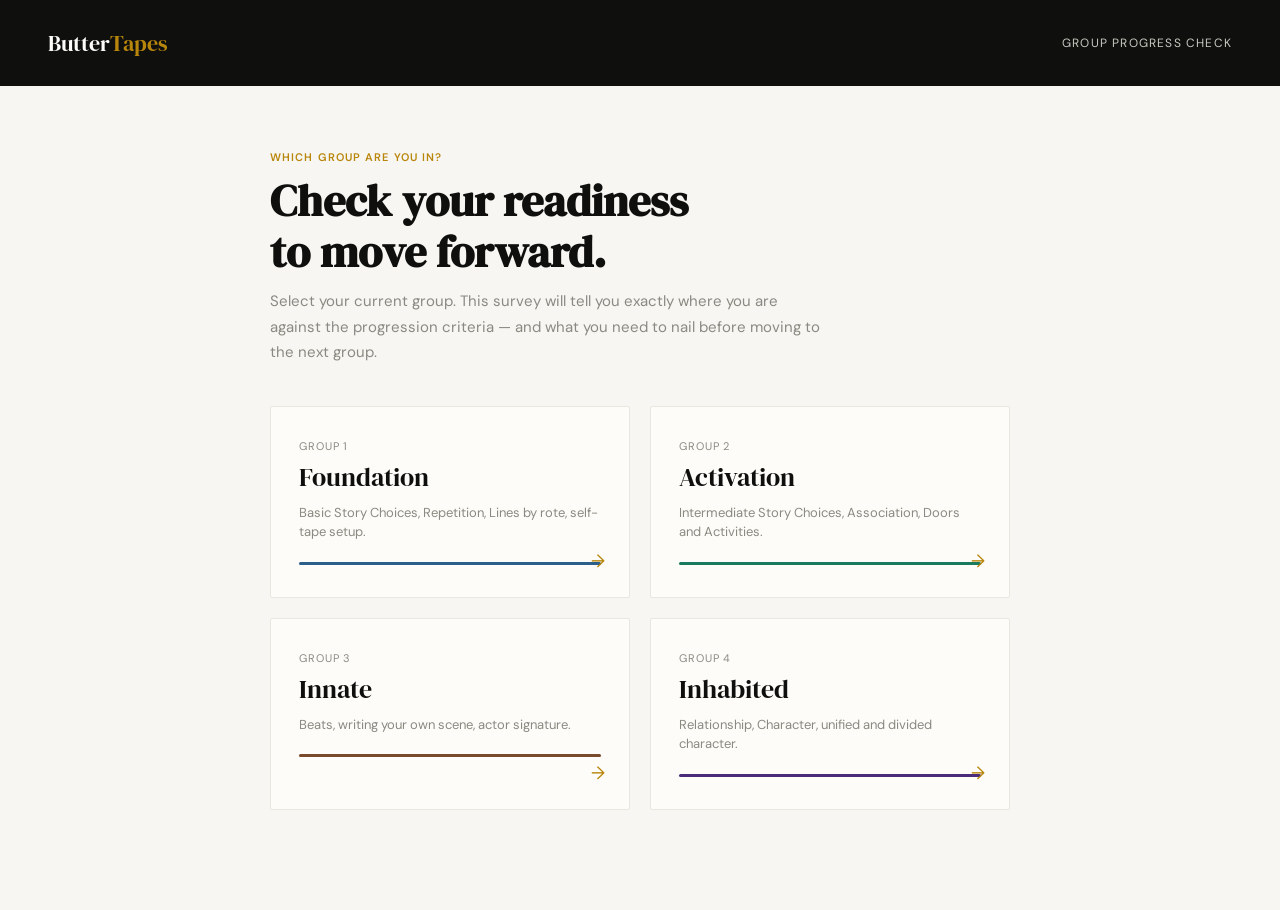
<file: checkup/levels/index.html>
<!DOCTYPE html>
<html lang="en">
<head>
<meta charset="UTF-8">
<meta name="viewport" content="width=device-width, initial-scale=1.0">
<link rel="icon" href="/favicon.svg" type="image/svg+xml">
<link rel="icon" href="/favicon-32.png" sizes="32x32" type="image/png">
<link rel="apple-touch-icon" href="/apple-touch-icon.png">
<link rel="manifest" href="/site.webmanifest">
<meta name="theme-color" content="#f2c641">
<title>Butter Tapes — Level Survey</title>
<meta name="description" content="Check your readiness to move to the next Butter Tapes level, against the actual progression criteria.">
<script>
// Who they are: ?bt=<id> from links in our emails (track.js removes it from the address bar, so read it first).
(function () {
  try {
    var q = new URLSearchParams(location.search);
    if (q.get('bt')) localStorage.setItem('checkup_bt', q.get('bt'));
    var src = q.get('utm_source') || q.get('ref');
    if (src) localStorage.setItem('checkup_source', src);
  } catch (e) {}
})();
</script>
<script src="https://app.buttertapes.com/track.js" defer></script>
<style>
  @import url('https://fonts.googleapis.com/css2?family=DM+Serif+Display:ital@0;1&family=DM+Sans:opsz,wght@9..40,300;9..40,400;9..40,500;9..40,600&display=swap');
  :root {
    --gold:#B8860B; --gold-light:#F5EDD0; --dark:#0F0F0E;
    --mid:#3A3A38; --light:#8A8A82; --lighter:#C8C8C0;
    --bg:#F7F6F2; --white:#FDFCF8; --green:#1A7A5E; --red:#C0392B;
    --g1:#2C5F8A; --g2:#1A7A5E; --g3:#7A4A2C; --g4:#4A2C7A;
  }
  * { margin:0; padding:0; box-sizing:border-box; }
  body { font-family:'DM Sans',sans-serif; background:var(--bg); color:var(--mid); min-height:100vh; }
  header { background:var(--dark); padding:28px 48px; display:flex; align-items:center; justify-content:space-between; }
  .logo { font-family:'DM Serif Display',serif; font-size:22px; color:var(--white); }
  .logo span { color:var(--gold); }
  .tagline { font-size:12px; color:var(--lighter); letter-spacing:0.1em; text-transform:uppercase; }
  main { max-width:820px; margin:0 auto; padding:64px 40px 100px; }
  .screen { display:none; }
  .screen.active { display:block; }
  .group-grid { display:grid; grid-template-columns:1fr 1fr; gap:20px; margin-top:40px; }
  .group-card { background:var(--white); border:1px solid #E8E8E0; border-radius:2px; padding:32px 28px; cursor:pointer; transition:all 0.2s; position:relative; }
  .group-card:hover { border-color:var(--gold); box-shadow:0 4px 20px rgba(184,134,11,0.08); }
  .gc-num { font-size:11px; letter-spacing:0.08em; text-transform:uppercase; color:var(--light); margin-bottom:6px; }
  .gc-name { font-family:'DM Serif Display',serif; font-size:26px; color:var(--dark); margin-bottom:8px; }
  .gc-desc { font-size:13px; color:var(--light); line-height:1.5; }
  .gc-arrow { position:absolute; bottom:24px; right:24px; color:var(--gold); font-size:18px; }
  .gc-bar { height:3px; border-radius:2px; margin-top:20px; }
  .eyebrow { font-size:11px; letter-spacing:0.1em; text-transform:uppercase; font-weight:600; margin-bottom:12px; }
  .survey-title { font-family:'DM Serif Display',serif; font-size:clamp(28px,4vw,44px); color:var(--dark); line-height:1.15; margin-bottom:12px; }
  .survey-desc { font-size:15px; color:var(--light); line-height:1.7; max-width:560px; margin-bottom:32px; }
  .progress-wrap { margin-bottom:40px; position:sticky; top:0; z-index:20; background:var(--bg); padding:16px 0 14px; box-shadow:0 1px 0 #E8E8E0; }
  .progress-meta { display:flex; justify-content:space-between; margin-bottom:10px; }
  .progress-label { font-size:12px; letter-spacing:0.08em; text-transform:uppercase; color:var(--light); font-weight:500; }
  .progress-count { font-size:12px; color:var(--light); }
  .progress-track { background:#E8E8E0; border-radius:2px; height:3px; overflow:hidden; }
  .progress-fill { height:100%; border-radius:2px; transition:width 0.4s ease; }
  .domain-block { margin-bottom:48px; }
  .domain-header { display:flex; align-items:baseline; gap:16px; padding-bottom:14px; margin-bottom:4px; border-bottom:1px solid #E0E0D8; }
  .domain-num { font-size:11px; letter-spacing:0.08em; text-transform:uppercase; color:var(--gold); font-weight:600; white-space:nowrap; }
  .domain-title { font-family:'DM Serif Display',serif; font-size:20px; color:var(--dark); }
  .question-item { padding:20px 0; border-bottom:1px solid #F0F0E8; }
  .question-text { font-size:15px; color:var(--mid); line-height:1.65; margin-bottom:14px; }
  .yn-group { display:flex; gap:10px; }
  .yn-btn { flex:1; padding:10px 8px; border:1.5px solid #E0E0D8; background:var(--white); border-radius:2px; font-family:'DM Sans',sans-serif; font-size:13px; font-weight:500; cursor:pointer; transition:all 0.15s; color:var(--light); }
  .yn-btn:hover { border-color:var(--gold); color:var(--mid); }
  .yn-btn.sel-yes { border-color:var(--green); background:#EAF5F1; color:var(--green); }
  .yn-btn.sel-no { border-color:var(--red); background:#FAE9E8; color:var(--red); }
  .yn-btn.sel-unsure { border-color:var(--gold); background:var(--gold-light); color:var(--gold); }
  .nav-buttons { display:flex; gap:14px; margin-top:40px; padding-top:28px; border-top:1px solid #E8E8E0; }
  .btn-primary { background:var(--dark); color:var(--white); border:none; padding:14px 32px; font-family:'DM Sans',sans-serif; font-size:14px; font-weight:500; cursor:pointer; border-radius:2px; transition:background 0.2s; }
  .btn-primary:hover { background:var(--gold); }
  .btn-secondary { background:transparent; color:var(--mid); border:1.5px solid #E0E0D8; padding:14px 24px; font-family:'DM Sans',sans-serif; font-size:14px; cursor:pointer; border-radius:2px; }
  .btn-secondary:hover { border-color:var(--mid); }
  .result-banner { border-radius:2px; padding:44px 40px; margin-bottom:32px; position:relative; overflow:hidden; }
  .result-banner::after { content:''; position:absolute; bottom:-30px; right:-30px; width:180px; height:180px; border-radius:50%; background:radial-gradient(circle,rgba(255,255,255,0.08) 0%,transparent 70%); }
  .rb-eyebrow { font-size:11px; letter-spacing:0.1em; text-transform:uppercase; font-weight:600; margin-bottom:8px; opacity:0.7; }
  .rb-title { font-family:'DM Serif Display',serif; font-size:40px; color:var(--white); margin-bottom:8px; line-height:1; }
  .rb-desc { font-size:15px; color:rgba(255,255,255,0.7); max-width:480px; line-height:1.65; margin-bottom:20px; }
  .rb-score { display:flex; align-items:center; gap:16px; }
  .rb-pct { font-family:'DM Serif Display',serif; font-size:32px; color:rgba(255,255,255,0.9); }
  .rb-pct-label { font-size:13px; color:rgba(255,255,255,0.5); line-height:1.5; }
  .domain-scores { display:grid; gap:10px; margin-bottom:32px; }
  .ds-card { background:var(--white); border:1px solid #E8E8E0; border-radius:2px; padding:18px 22px; }
  .ds-header { display:flex; justify-content:space-between; margin-bottom:8px; }
  .ds-name { font-size:13px; font-weight:500; color:var(--dark); }
  .ds-pct { font-size:13px; color:var(--light); }
  .ds-bar { background:#F0F0E8; border-radius:2px; height:4px; overflow:hidden; }
  .ds-fill { height:100%; border-radius:2px; transition:width 0.8s; }
  .ds-fill.hi { background:var(--green); }
  .ds-fill.md { background:var(--gold); }
  .ds-fill.lo { background:var(--red); }
  .verdict-block { border:1px solid #E8E8E0; border-left:3px solid var(--gold); background:var(--white); border-radius:2px; padding:28px 32px; margin-bottom:28px; }
  .verdict-block h3 { font-family:'DM Serif Display',serif; font-size:20px; color:var(--dark); margin-bottom:8px; }
  .verdict-block p { font-size:15px; color:var(--mid); line-height:1.7; margin-bottom:14px; }
  .focus-list { list-style:none; }
  .focus-list li { display:flex; gap:12px; align-items:flex-start; padding:9px 0; border-bottom:1px solid #F0F0E8; font-size:14px; color:var(--mid); line-height:1.5; }
  .focus-list li::before { content:'--'; color:var(--gold); flex-shrink:0; margin-top:1px; }
  .cta-block { background:var(--dark); border-radius:2px; padding:36px 40px; display:flex; align-items:center; justify-content:space-between; gap:28px; }
  .cta-block h3 { font-family:'DM Serif Display',serif; font-size:20px; color:var(--white); margin-bottom:6px; }
  .cta-block p { font-size:14px; color:var(--lighter); line-height:1.6; }
  .btn-gold { background:var(--gold); color:var(--white); border:none; padding:14px 28px; font-family:'DM Sans',sans-serif; font-size:14px; font-weight:500; cursor:pointer; border-radius:2px; white-space:nowrap; flex-shrink:0; }
  .btn-gold:hover { opacity:0.85; }
  .restart { display:inline-block; margin-top:20px; font-size:13px; color:var(--light); cursor:pointer; text-decoration:underline; text-underline-offset:3px; }
  .save-block { background:var(--white); border:1px solid #E8E8E0; border-left:3px solid var(--gold); border-radius:2px; padding:32px 36px; margin-bottom:32px; }
  .save-block .eyebrow { font-size:11px; letter-spacing:0.1em; text-transform:uppercase; color:var(--gold); font-weight:600; margin-bottom:8px; }
  .save-block h3 { font-family:'DM Serif Display',serif; font-size:24px; color:var(--dark); margin-bottom:8px; font-weight:400; }
  .save-block p { font-size:14px; color:var(--light); margin-bottom:18px; line-height:1.6; }
  .save-form { display:flex; gap:10px; flex-wrap:wrap; margin-bottom:14px; }
  .save-input { flex:1; min-width:180px; padding:12px 14px; border:1px solid #DCDCD4; border-radius:2px; font:14px 'DM Sans',sans-serif; background:#fff; color:var(--dark); }
  .save-input:focus { outline:none; border-color:var(--gold); }
  .save-check { display:flex; gap:10px; align-items:center; font-size:14px; color:var(--mid); margin-bottom:18px; }
  .save-check input { width:18px; height:18px; accent-color:var(--gold); }
  .btn-save { background:var(--gold); color:#fff; border:0; padding:13px 26px; font:600 14px 'DM Sans',sans-serif; border-radius:2px; cursor:pointer; }
  .btn-save:disabled { opacity:.6; cursor:default; }
  .save-msg { display:none; margin-top:14px; font-size:14px; padding:14px 18px; border-radius:2px; }
  .save-msg.ok { display:block; background:#EAF5F1; color:var(--green); border:1px solid rgba(26,122,94,0.25); }
  .save-msg.err { display:block; color:var(--red); border:1px solid rgba(192,57,43,0.3); }
  .hello-line { font-size:17px; color:var(--gold); margin:-24px 0 24px; font-weight:500; }
  @media(max-width:600px){ .save-block{padding:26px 22px;} header{padding:20px 24px;} main{padding:40px 24px 80px;} .group-grid{grid-template-columns:1fr;} .cta-block{flex-direction:column;} }
</style>
</head>
<body>
<header>
  <a href="/" class="logo" style="text-decoration:none;">Butter<span>Tapes</span></a>
  <div class="tagline">Group Progress Check</div>
</header>
<main>

  <div class="screen active" id="s0">
    <div class="eyebrow" style="color:var(--gold)">Which group are you in?</div>
    <h2 class="survey-title">Check your readiness<br>to move forward.</h2>
    <p class="hello-line" id="helloLine" style="display:none;"></p>
    <p class="survey-desc">Select your current group. This survey will tell you exactly where you are against the progression criteria — and what you need to nail before moving to the next group.</p>
    <div class="group-grid">
      <div class="group-card" onclick="startGroup(1)">
        <div class="gc-num">Group 1</div>
        <div class="gc-name">Foundation</div>
        <div class="gc-desc">Basic Story Choices, Repetition, Lines by rote, self-tape setup.</div>
        <div class="gc-bar" style="background:var(--g1)"></div>
        <div class="gc-arrow">→</div>
      </div>
      <div class="group-card" onclick="startGroup(2)">
        <div class="gc-num">Group 2</div>
        <div class="gc-name">Activation</div>
        <div class="gc-desc">Intermediate Story Choices, Association, Doors and Activities.</div>
        <div class="gc-bar" style="background:var(--g2)"></div>
        <div class="gc-arrow">→</div>
      </div>
      <div class="group-card" onclick="startGroup(3)">
        <div class="gc-num">Group 3</div>
        <div class="gc-name">Innate</div>
        <div class="gc-desc">Beats, writing your own scene, actor signature.</div>
        <div class="gc-bar" style="background:var(--g3)"></div>
        <div class="gc-arrow">→</div>
      </div>
      <div class="group-card" onclick="startGroup(4)">
        <div class="gc-num">Group 4</div>
        <div class="gc-name">Inhabited</div>
        <div class="gc-desc">Relationship, Character, unified and divided character.</div>
        <div class="gc-bar" style="background:var(--g4)"></div>
        <div class="gc-arrow">→</div>
      </div>
    </div>
  </div>

  <div class="screen" id="s1">
    <div style="margin-bottom:32px;">
      <div class="eyebrow" id="surveyEyebrow" style="color:var(--gold)"></div>
      <div class="survey-title" id="surveyTitle"></div>
      <div class="survey-desc" id="surveyDesc"></div>
    </div>
    <div class="progress-wrap">
      <div class="progress-meta">
        <div class="progress-label" id="surveyGroupLabel"></div>
        <div class="progress-count" id="progressCount">0 / 0 answered</div>
      </div>
      <div class="progress-track"><div class="progress-fill" id="progressFill" style="width:0%"></div></div>
    </div>
    <div id="questionsContainer"></div>
    <div class="nav-buttons">
      <button class="btn-primary" onclick="showResults()">See Results →</button>
      <button class="btn-secondary" onclick="showScreen('s0')">Back</button>
    </div>
  </div>

  <div class="screen" id="s2">
    <div class="result-banner" id="resultBanner">
      <div class="rb-eyebrow" id="rbEyebrow"></div>
      <div class="rb-title" id="rbTitle"></div>
      <div class="rb-desc" id="rbDesc"></div>
      <div class="rb-score">
        <div class="rb-pct" id="rbPct"></div>
        <div class="rb-pct-label">of criteria<br>currently met</div>
      </div>
    </div>
    <div class="save-block" id="saveBlock">
      <div class="eyebrow">Keep track of your progress</div>
      <h3>Save these results.</h3>
      <p>We'll email you a copy and add it to your progress, so Bede can see how you're tracking and you can compare next time.</p>
      <div class="save-form">
        <input type="email" class="save-input" id="emailInput" placeholder="you@email.com" autocomplete="email">
        <input type="text" class="save-input" id="nameInput" placeholder="Your name" autocomplete="name" style="max-width:220px;">
      </div>
      <label class="save-check"><input type="checkbox" id="wantsCall"> I'd like Bede to reach out about moving up</label>
      <button class="btn-save" id="saveBtn" onclick="submitEmail()">Save My Results</button>
      <div class="save-msg" id="saveMsg"></div>
    </div>
    <div class="domain-scores" id="domainScoresEl"></div>
    <div class="verdict-block">
      <h3 id="verdictTitle"></h3>
      <p id="verdictBody"></p>
      <ul class="focus-list" id="focusList"></ul>
    </div>
    <div class="cta-block">
      <div>
        <h3>Book a check-in with Bede.</h3>
        <p>Talk through your results and confirm whether you are ready to move to the next group.</p>
      </div>
      <a class="btn-gold" href="https://calendly.com/bede-smith1999/actors-journey-onboarding" target="_blank" rel="noopener" style="display:inline-block;text-decoration:none;">Book a Call</a>
    </div>
    <span class="restart" onclick="resetSave(); showScreen('s0')">← Check a different group</span>
  </div>

</main>
<script>
var GROUP_COLORS = { 1:'#2C5F8A', 2:'#1A7A5E', 3:'#7A4A2C', 4:'#4A2C7A' };
var GROUP_NAMES = { 1:'Foundation', 2:'Activation', 3:'Innate', 4:'Inhabited' };
var NEXT_NAMES = { 1:'Activation', 2:'Innate', 3:'Inhabited', 4:'Repertoire' };

var GROUP_SURVEYS = {
  1: {
    desc: 'Check whether you are ready to move from Foundation to Activation. These criteria need to be consistent across unfamiliar material — not just your current class scene.',
    domains: [
      { name: 'Basic Story Choices', questions: [
        'I can identify and correctly articulate all eight Basic Story Choices — Climax, Protagonist, Want, Cap, Physicalized Want, Need, and Meaningful Message — in any unfamiliar scene.',
        'My Story Choices are consistent across multiple different scenes, not just the one we have been working on in class.',
        'When Bede checks my Story Choices, they hold up.',
        'I can find the Meaningful Message using the formula: "To gain [Want] you must [Need]."',
        'I understand the four criteria for any good Story Choice — clear, visceral, actable, and aligned with the story.',
        'I understand that a Story Choice can be used as an activating phrase — a phrase that activates my instrument rather than just naming a concept.',
      ]},
      { name: 'Repetition and the Action Cascade', questions: [
        'I can do First Moment, Mechanical, and POV Repetition correctly when asked.',
        'In POV Repetition, I am calling behaviour calls — not just surface physical changes — and I am having a strong personal point of view about what I observe.',
        'My attention stays on the dynamic moment in First Moment exercises — I am not monitoring my own performance.',
        'I can feel the Action Cascade operating — First Moment leading to Point of View leading to Want leading to Behaviour.',
        'I understand the Actor\'s Original Sin — putting attention on your own performance — and I can recognise when it is happening.',
      ]},
      { name: 'Lines by Rote', questions: [
        'My lines meet all four criteria: correct, fast, flexible, and habitual.',
        'I can run my lines at speed without losing a word — it feels like reciting the alphabet.',
        'My lines use zero conscious attention — I am not thinking about what comes next.',
        'I know all four phases of learning lines by rote — Write, Read, Move, and Partner by rote — and can use any of them when needed.',
      ]},
      { name: 'Self-tape and Medium Layer', questions: [
        'I have a working self-tape setup — camera at eye level, clean framing, workable backdrop.',
        'I know where to look — just off lens, reader as close to camera as possible, and I frame myself on the three-quarter line rather than dead centre — roughly at the 75th percentile of the frame, looking across to the reader.',
        'I understand basic three-point lighting even if I do not have the full setup yet.',
        'When I watch my Week 1 tape next to my Week 10 tape, there is a demonstrable improvement across all four process layers.',
        'When I watch my own tape back, I can identify at least one thing that is working and one thing that is not.',
      ]},
      { name: 'Process Layers', questions: [
        'I understand what the Neutral Layer is and can demonstrate it — lines habitual, no predetermined interpretation.',
        'I understand what the Conversation Layer is and can demonstrate it — I am free within the foreign text and not locked into any interpretation or behaviour with the text itself.',
        'I understand what the Story Layer is — Story Choices as the primary constraint on every choice I make.',
        'I understand what the Medium Layer is — calibrating the instrument to where the work is seen.',
      ]},
    ]
  },
  2: {
    desc: 'Check whether you are ready to move from Activation to Innate. You should be solid on everything from Foundation before assessing this group.',
    domains: [
      { name: 'Intermediate Story Choices', questions: [
        'I can identify Moment Before, Inciting Incident, Dramatic Question, Dramatic Answer, End Tag, Approach Want, and Avoidant Want in any unfamiliar scene.',
        'I can use the Moment Before to arrive in a scene already inhabited — not starting flat.',
        'I can use my instrument to set up the Dramatic Question and hold and explore within it — without answering the Dramatic Answer prematurely.',
        'I can identify the Inciting Incident as a genuine development in the protagonist\'s story — not just a random moment.',
        'My Intermediate Story Choices are consistent across multiple scenes, not just the current class scene.',
      ]},
      { name: 'Association', questions: [
        'I understand what Association is — it is activating my nervous system in alignment with the foreign elements of a Story Choice.',
        'I understand and can apply at least two of the four Association exercises: Write it out, Physicalize it out, Talk it out, Think it out.',
        'My Association produces action — my instrument takes action in alignment with the Story Choice, not just a feeling.',
        'I calibrate for quality (right type of Association) and quantity (right amount).',
        'I understand the pros and cons of using Association in my work — both on a professional and health level — and as a result can use it in a safe and professional manner.',
        'I can identify which Story Choice in a scene needs Association — I am not applying it indiscriminately.',
      ]},
      { name: 'Doors and Activities', questions: [
        'I understand the difference between emergent repetition (nothing predetermined) and Doors and Activities (Story Choices predetermined).',
        'I can run a Doors and Activities exercise with Basic and Intermediate Story Choices predetermined — and I can still be inhabited in the dynamic moment.',
        'Predetermined Story Choices do not make my performance mechanical — it still feels emergent.',
      ]},
      { name: 'Foundation Material — Deepened', questions: [
        'Basic Story Choices are becoming more inhabited — I am using less conscious effort and more trained instinct.',
        'I can notice contradictions between Story Choices without the teacher pointing them out.',
        'POV Repetition is becoming more inhabited and more trained instinct — I can pick it up and go and tell a pretty effective story using my instrument.',
      ]},
    ]
  },
  3: {
    desc: 'Check whether you are ready to move from Innate to Inhabited. This group requires genuine mastery of Beats and a completed own-scene performance.',
    domains: [
      { name: 'Beats', questions: [
        'I can identify beats in any scene using beat climaxes as the marker — not subjects, points of view, or units of action.',
        'I can distinguish a beat from a character adjustment — all players shift (beat) vs one player shifts (character adjustment).',
        'I can apply all Basic and Intermediate Story Choices at beat level, not just scene level.',
        'I can prescribe a Physicalized How for any beat and execute it.',
        'I can hold scene-level and beat-level Story Choices simultaneously — they inform each other rather than compete.',
      ]},
      { name: 'Writing Your Own Scene', questions: [
        'I have written a scene for myself, broken it down on both scene level and beat level, and applied all five process layers.',
        'Performing my own written scene feels noticeably more inhabited than performing foreign material.',
        'I understand why — because everything in the scene is innate, there is nothing foreign to close the gap on using Association.',
        'The experience has shown me what my job is from now on: make every foreign material as innate as possible.',
      ]},
      { name: 'Actor Signature', questions: [
        'I have answered the Non-negotiable Question and the Legacy Question — and both answers converge on the same quality.',
        'I can articulate my actor\'s signature in one clear phrase or sentence.',
        'My signature was the conscious constraint I wrote my own scene within.',
        'I can see my signature in my filmed performance of my own scene.',
        'I am beginning to see my signature in foreign material — not just in the scene I wrote.',
      ]},
      { name: 'Week 1 vs Week 10 — Group 3', questions: [
        'My Week 1 improvised talk-to-camera and my Week 10 written scene performance are demonstrably different.',
        'I can see the fence letting the dog run free — the constraints did not cage the performance, they freed it.',
      ]},
    ]
  },
  4: {
    desc: 'Check whether you have completed the Inhabited group and are ready for Repertoire. The graduation marker is that the teacher is obsolete.',
    domains: [
      { name: 'Relationship Story Choice', questions: [
        'I can run the full Relationship formula: Want → Fact → Relevance (get to / have to) → Attribute → Activating Phrase.',
        'My Relationship activating phrase meets all four criteria: clear, visceral, actable, aligned with the story.',
        'The activating phrase genuinely calibrates my Action Cascade — it is not just intellectually named.',
        'I can apply Relationship at both scene level and beat level.',
        'I understand that surface labels (mother/daughter, best friends, coworkers) have zero prescriptive power.',
      ]},
      { name: 'Character Story Choice', questions: [
        'I can run the Character psychological formula: Want → Relevance → Attribute → Activating Phrase.',
        'I can identify my character\'s physiological components relevant to a scene and integrate them with the psychological.',
        'My character\'s psychological activating phrase genuinely prescribes physicality, voice, tempo, cadence, and perspective.',
        'I demonstrate Conceptual Unfolding — consistent conceptual core across the scene despite beat-by-beat variation.',
        'I avoid caricature — the physiological expression hangs on the psychological anchor, not the other way around.',
      ]},
      { name: 'Unified and Divided Character', questions: [
        'I can identify whether a scene calls for a unified or divided character — and explain why using Want, Relationship, and Character.',
        'I can inhabit a divided character — holding the tension in the instrument without collapsing it into performed conflict.',
        'The division is not stated or explained — it is observable.',
      ]},
      { name: 'Self-diagnosis — The Graduation Marker', questions: [
        'When I watch my own tape, I can diagnose what is not working — without Bede telling me.',
        'I can identify the domino — the single thing that, if fixed, would make the most other missing things hit.',
        'I can re-shoot and improve based on my own diagnosis.',
        'Bede\'s feedback has become confirmatory rather than revelatory — I already know what he is going to say before he says it.',
        'I can take any unfamiliar scene, apply the full framework, and produce a professional self-tape — without anyone in the room.',
      ]},
    ]
  }
};

var currentGroup = null;
var answers = {};

// Results are saved to the Butter Tapes database (Supabase project "buttertapes", function "checkup", kind "levels").
// Code: github.com/drzhbe/buttertapes-app, supabase/functions/checkup. If you rename a group or an area here,
// change GROUPS there too (results and emails are checked against it).
var CHECKUP_API = "https://vaajpqwcgowvffkearfs.supabase.co/functions/v1/checkup";
var savedAttempt = null, lastSave = null;
function api(body) {
  return fetch(CHECKUP_API, { method: 'POST', headers: { 'Content-Type': 'application/json' }, body: JSON.stringify(body) })
    .then(function (r) { return r.json().catch(function () { return {}; }).then(function (j) { if (!r.ok) throw new Error(j.error || 'Something went wrong'); return j; }); });
}
function stored(k) { try { return localStorage.getItem(k) || ''; } catch (e) { return ''; } }
function store(k, v) { try { localStorage.setItem(k, v); } catch (e) {} }

// Funnel steps, reported through track.js (see app.buttertapes.com/track.js). Calls before it loads are queued.
function bt(e, l, id) { if (window.btTrack) btTrack(e, l, id); else (window.btq = window.btq || []).push([e, l, id]); }
function attr() { var a = window.btAttr ? btAttr() : {}; return { source: a.source || stored('checkup_source'), medium: a.medium || '', campaign: a.campaign || '', visitor: a.visitor || '' }; }
var btStarted = false;
function btStart(e) { if (!btStarted) { btStarted = true; bt(e); } }

document.addEventListener('DOMContentLoaded', function () {
  if (stored('checkup_email')) document.getElementById('emailInput').value = stored('checkup_email');
  if (stored('checkup_name')) document.getElementById('nameInput').value = stored('checkup_name');
  var bt = stored('checkup_bt');
  if (bt) api({ action: 'hello', bt: bt }).then(function (r) {
    if (!r.known) return;
    if (r.name) {
      var h = document.getElementById('helloLine'); h.textContent = 'Hi ' + r.name + ' — pick your group.'; h.style.display = 'block';
      if (!document.getElementById('nameInput').value) document.getElementById('nameInput').value = r.name;
    }
    if (r.email && !document.getElementById('emailInput').value) document.getElementById('emailInput').value = r.email;
  }).catch(function () {});
  // Links from the checkup open the recommended group straight away: /checkup/levels/?group=2
  var g = parseInt(new URLSearchParams(location.search).get('group'), 10);
  if (GROUP_SURVEYS[g]) startGroup(g);
});

var LABELS = { yes: 'Yes — consistently', unsure: 'Sometimes', no: 'Not yet' };
var SCORES = { yes: 1, unsure: 0.5, no: 0 };
function saveSurvey(domainScores, pct) {
  var survey = GROUP_SURVEYS[currentGroup];
  var out = {}, lines = [];
  survey.domains.forEach(function (domain, di) {
    if (lines.length) lines.push('');
    lines.push(domain.name);
    domain.questions.forEach(function (q, qi) {
      var key = di + '_' + qi, v = answers[key];
      if (v) out[key] = { type: 'yn', val: v, s: SCORES[v] };
      lines.push(q + ': ' + (v ? LABELS[v] : '(no answer)'));
    });
  });
  lastSave = {
    action: 'save', kind: 'levels', bt: stored('checkup_bt'), source: attr().source, medium: attr().medium, campaign: attr().campaign, visitor: attr().visitor,
    result: {
      group: currentGroup, overallPct: pct, answers: out, answersText: lines.join('\n'),
      domainScores: domainScores.map(function (d) { return { name: d.name, pct: d.total > 0 ? Math.round((d.score / d.total) * 100) : 0 }; })
    }
  };
  savedAttempt = Object.keys(out).length ? api(lastSave) : null;
  if (savedAttempt) savedAttempt.catch(function (e) { console.warn('Survey not saved:', e); });
  if (savedAttempt) savedAttempt.then(function (s) { bt('levels_finish', 'Group ' + currentGroup, s.id); }, function () {});
}

function resetSave() {
  var btn = document.getElementById('saveBtn');
  btn.disabled = false; btn.textContent = 'Save My Results'; btn.style.display = '';
  document.querySelector('.save-form').style.display = ''; document.querySelector('.save-check').style.display = '';
  document.getElementById('saveMsg').className = 'save-msg';
}

function submitEmail() {
  var email = document.getElementById('emailInput').value.trim();
  var name = document.getElementById('nameInput').value.trim();
  var wantsCall = document.getElementById('wantsCall').checked;
  var btn = document.getElementById('saveBtn'), msg = document.getElementById('saveMsg');
  msg.className = 'save-msg';
  if (!email || email.indexOf('@') === -1) { msg.textContent = 'Please enter a valid email address.'; msg.className = 'save-msg err'; return; }
  if (!lastSave) { msg.textContent = 'Answer at least one question first.'; msg.className = 'save-msg err'; return; }
  btn.disabled = true; btn.textContent = 'Saving…';
  (savedAttempt || Promise.reject())
    .catch(function () { savedAttempt = api(lastSave); return savedAttempt; })
    .then(function (saved) { return api({ action: 'email', id: saved.id, email: email, name: name, wantsNews: true, wantsCall: wantsCall }); })
    .then(function () {
      store('checkup_email', email); if (name) store('checkup_name', name);
      document.querySelector('.save-form').style.display = 'none'; document.querySelector('.save-check').style.display = 'none';
      btn.style.display = 'none';
      msg.textContent = 'Saved — check your inbox for a copy.' + (wantsCall ? ' Bede will be in touch.' : '');
      msg.className = 'save-msg ok';
    })
    .catch(function (e) {
      msg.textContent = (e && e.message) || "We couldn't save your results. Check your connection and try again.";
      msg.className = 'save-msg err';
      btn.disabled = false; btn.textContent = 'Save My Results';
    });
}

function startGroup(g) {
  currentGroup = g;
  answers = {};
  renderSurvey(g);
  showScreen('s1');
}

function renderSurvey(g) {
  var survey = GROUP_SURVEYS[g];
  var color = GROUP_COLORS[g];
  document.getElementById('surveyEyebrow').textContent = 'Group ' + g + ' — ' + GROUP_NAMES[g];
  document.getElementById('surveyEyebrow').style.color = color;
  document.getElementById('surveyTitle').textContent = 'Am I ready for ' + NEXT_NAMES[g] + '?';
  document.getElementById('surveyDesc').textContent = survey.desc;
  document.getElementById('surveyGroupLabel').textContent = GROUP_NAMES[g] + ' Criteria';
  document.getElementById('progressFill').style.background = color;

  var html = '';
  survey.domains.forEach(function(domain, di) {
    html += '<div class="domain-block"><div class="domain-header"><div class="domain-num">Area ' + (di + 1) + '</div><div class="domain-title">' + domain.name + '</div></div>';
    domain.questions.forEach(function(q, qi) {
      var key = di + '_' + qi;
      html += '<div class="question-item"><div class="question-text">' + q + '</div><div class="yn-group">';
      html += '<button class="yn-btn" id="yn_' + key + '_yes" onclick="setYN(\'' + key + '\',\'yes\')">Yes — consistently</button>';
      html += '<button class="yn-btn" id="yn_' + key + '_unsure" onclick="setYN(\'' + key + '\',\'unsure\')">Sometimes</button>';
      html += '<button class="yn-btn" id="yn_' + key + '_no" onclick="setYN(\'' + key + '\',\'no\')">Not yet</button>';
      html += '</div></div>';
    });
    html += '</div>';
  });
  document.getElementById('questionsContainer').innerHTML = html;
  updateProgress();
}

function setYN(key, val) {
  btStart('levels_start');
  answers[key] = val;
  ['yes','unsure','no'].forEach(function(v) { var b = document.getElementById('yn_' + key + '_' + v); if(b) b.className='yn-btn'; });
  var b = document.getElementById('yn_' + key + '_' + val);
  if(b) b.classList.add('sel-' + val);
  updateProgress();
}

function updateProgress() {
  var survey = GROUP_SURVEYS[currentGroup];
  var total = 0;
  survey.domains.forEach(function(d) { total += d.questions.length; });
  var answered = Object.keys(answers).length;
  var pct = Math.round((answered / total) * 100);
  document.getElementById('progressFill').style.width = pct + '%';
  document.getElementById('progressCount').textContent = answered + ' / ' + total + ' answered';
}

function showResults() {
  var survey = GROUP_SURVEYS[currentGroup];
  var color = GROUP_COLORS[currentGroup];
  var domainScores = [];
  var missed = [];

  survey.domains.forEach(function(domain, di) {
    var score = 0, total = domain.questions.length;
    domain.questions.forEach(function(q, qi) {
      var key = di + '_' + qi;
      var val = answers[key];
      if (val === 'yes') score += 1;
      else if (val === 'unsure') score += 0.5;
      else missed.push(q);
    });
    domainScores.push({ name: domain.name, score: score, total: total });
  });

  var totalS = 0, totalT = 0;
  domainScores.forEach(function(d) { totalS += d.score; totalT += d.total; });
  var pct = totalT > 0 ? Math.round((totalS / totalT) * 100) : 0;

  var banner = document.getElementById('resultBanner');
  banner.style.background = color;
  document.getElementById('rbEyebrow').textContent = 'Group ' + currentGroup + ' — ' + GROUP_NAMES[currentGroup];
  document.getElementById('rbPct').textContent = pct + '%';

  var title, desc, verdict, verdictBody;
  if (pct >= 80) {
    title = "You're ready.";
    desc = "You are consistently meeting the criteria for " + GROUP_NAMES[currentGroup] + ". Time to move to " + NEXT_NAMES[currentGroup] + ".";
    verdict = "Book a check-in with Bede to confirm.";
    verdictBody = "Your results suggest you are ready to progress. Book a call to confirm with Bede and get placed in " + NEXT_NAMES[currentGroup] + ".";
  } else if (pct >= 55) {
    title = "Almost there.";
    desc = "You are solid in most areas but a few specific criteria still need work before progressing to " + NEXT_NAMES[currentGroup] + ".";
    verdict = "Focus areas before progressing:";
    verdictBody = "Work on the specific criteria below. Once they are consistent across multiple scenes and sessions — not just occasional — you are ready to move.";
  } else {
    title = "Keep working.";
    desc = "There are clear gaps in your " + GROUP_NAMES[currentGroup] + " criteria. The diagnostic has named them — that is the useful part.";
    verdict = "These are your priority focus areas:";
    verdictBody = "The criteria below need to be consistent across multiple scenes and sessions before you are ready to move forward.";
  }

  document.getElementById('rbTitle').textContent = title;
  document.getElementById('rbDesc').textContent = desc;

  var dsHtml = '';
  domainScores.forEach(function(d) {
    var p = d.total > 0 ? Math.round((d.score / d.total) * 100) : 0;
    var cls = p >= 75 ? 'hi' : p >= 45 ? 'md' : 'lo';
    dsHtml += '<div class="ds-card"><div class="ds-header"><div class="ds-name">' + d.name + '</div><div class="ds-pct">' + p + '%</div></div><div class="ds-bar"><div class="ds-fill ' + cls + '" style="width:' + p + '%"></div></div></div>';
  });
  document.getElementById('domainScoresEl').innerHTML = dsHtml;

  document.getElementById('verdictTitle').textContent = verdict;
  document.getElementById('verdictBody').textContent = verdictBody;

  var flHtml = '';
  missed.slice(0, 6).forEach(function(q) { flHtml += '<li>' + q + '</li>'; });
  if (missed.length === 0) flHtml = '<li style="color:var(--light);font-style:italic;">No gaps identified — book a call to confirm your readiness.</li>';
  document.getElementById('focusList').innerHTML = flHtml;

  resetSave();
  saveSurvey(domainScores, pct);
  showScreen('s2');
}

function showScreen(id) {
  document.querySelectorAll('.screen').forEach(function(s) { s.classList.remove('active'); });
  document.getElementById(id).classList.add('active');
  window.scrollTo(0, 0);
}
</script>
<!-- Cloudflare Web Analytics (page views; no cookies) --><script defer src="https://static.cloudflareinsights.com/beacon.min.js" data-cf-beacon='{"token": "0c99b1e9b2c4421ab5ba908590bfdfd3"}'></script>
</body>
</html>
</file>
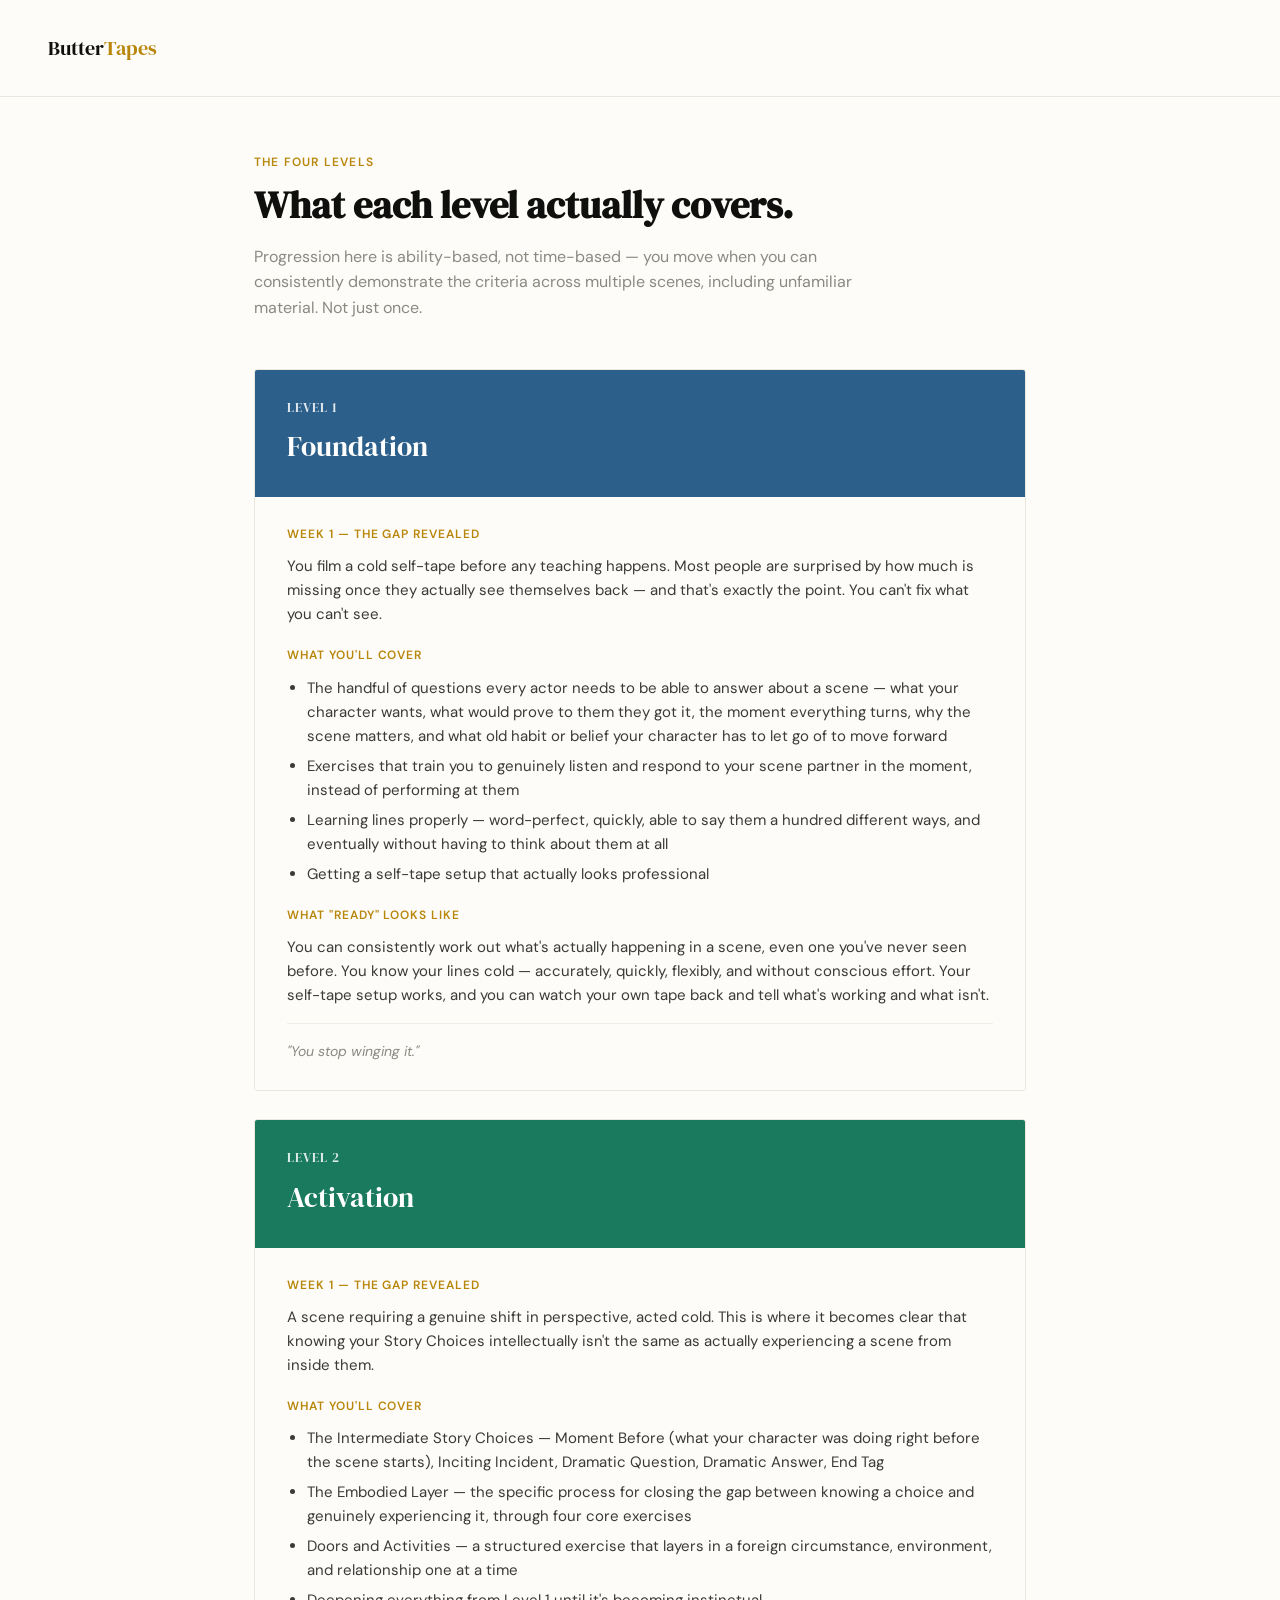
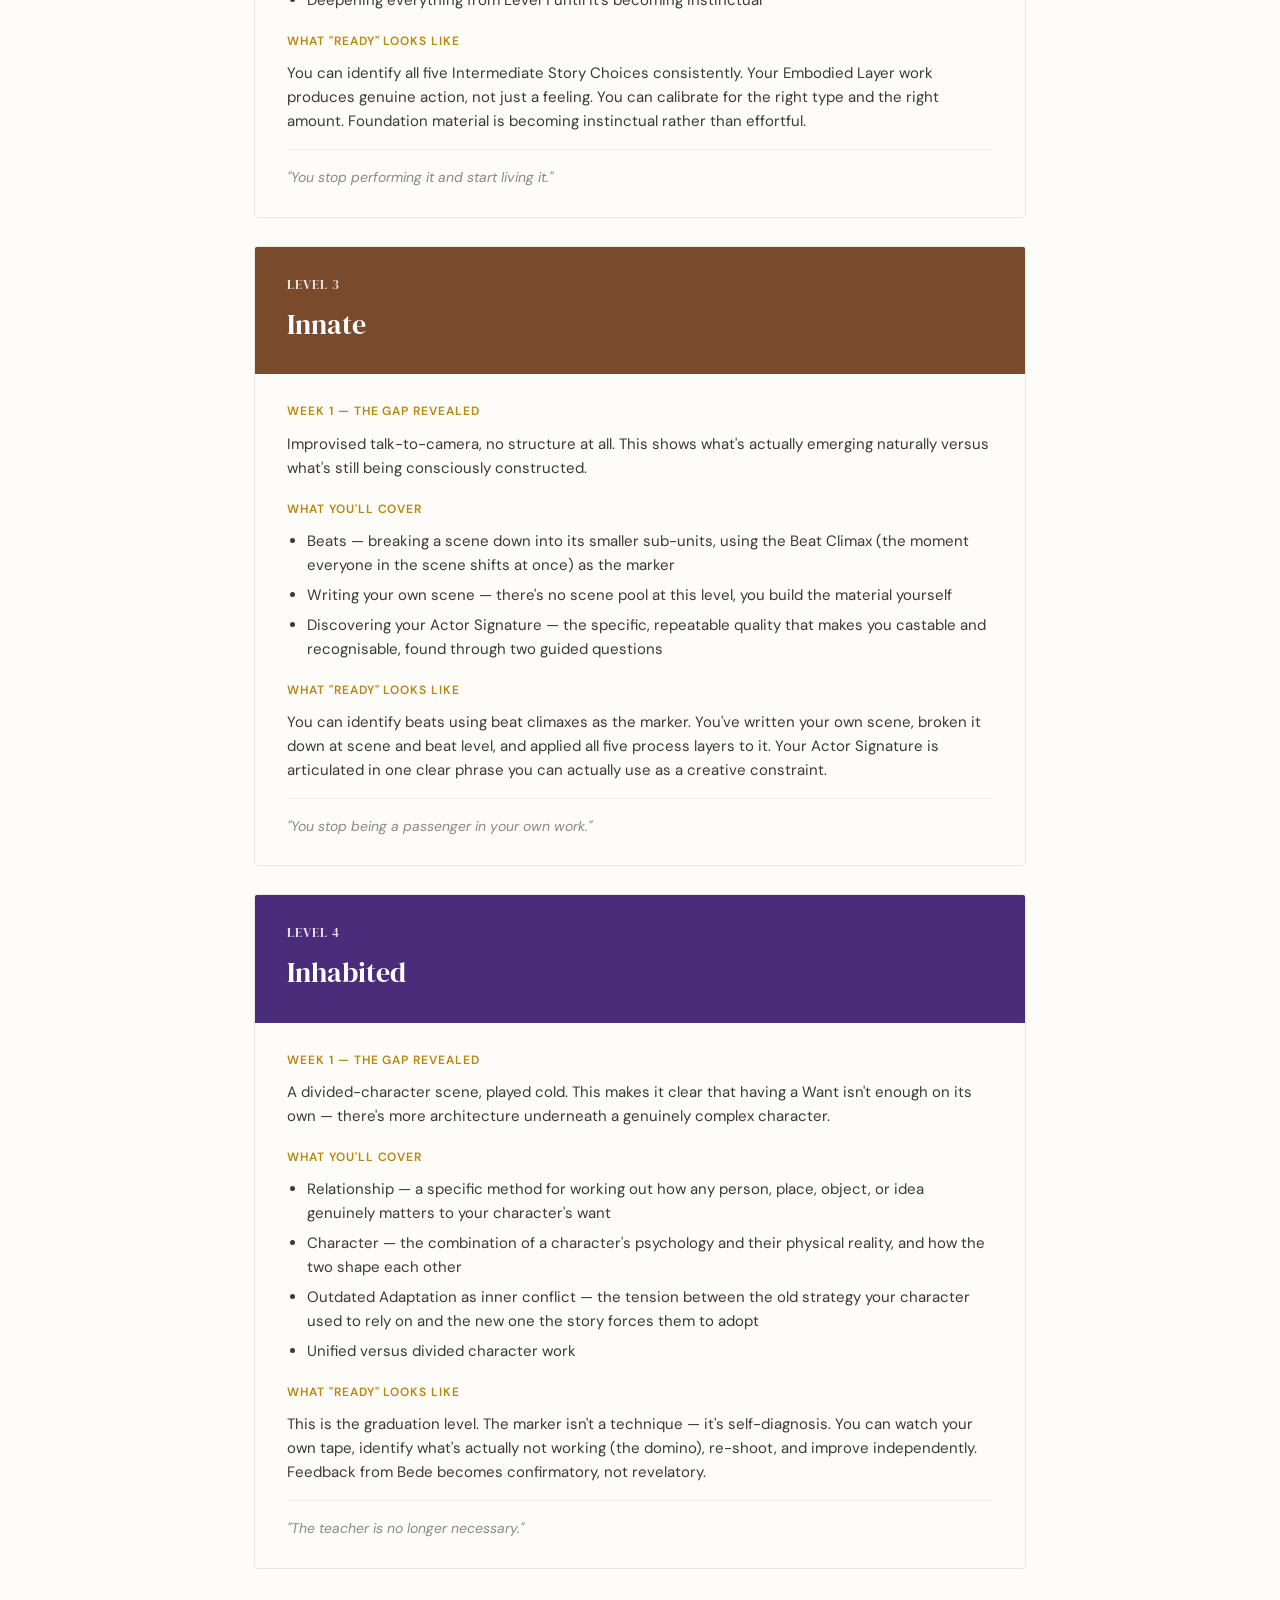
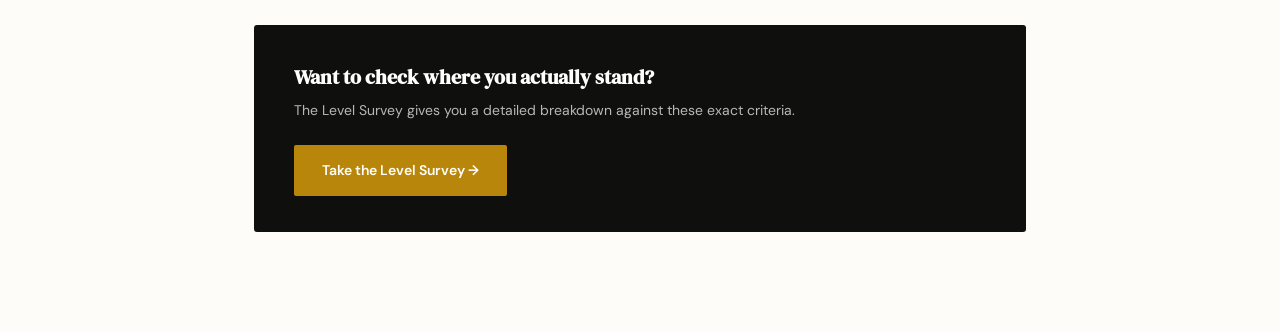
<file: checkup/overview/index.html>
<!DOCTYPE html>
<html lang="en">
<head>
<meta charset="UTF-8">
<meta name="viewport" content="width=device-width, initial-scale=1.0">
<link rel="icon" href="/favicon.svg" type="image/svg+xml">
<link rel="icon" href="/favicon-32.png" sizes="32x32" type="image/png">
<link rel="apple-touch-icon" href="/apple-touch-icon.png">
<link rel="manifest" href="/site.webmanifest">
<meta name="theme-color" content="#f2c641">
<title>Butter Tapes — What Each Level Covers</title>
<meta name="description" content="What each of the four Butter Tapes levels covers, and what &quot;ready&quot; looks like before you move up.">
<script src="https://app.buttertapes.com/track.js" defer></script>
<style>
@import url('https://fonts.googleapis.com/css2?family=DM+Serif+Display:ital@0;1&family=DM+Sans:opsz,wght@9..40,300;9..40,400;9..40,500;9..40,600&display=swap');
:root{
  --dark:#0F0F0E; --white:#FDFCF8; --mid:#3A3A38; --light:#8A8A82; --lighter:#B8B8B0;
  --gold:#B8860B;
  --g1:#2C5F8A; --g2:#1A7A5E; --g3:#7A4A2C; --g4:#4A2C7A;
}
*{box-sizing:border-box;margin:0;padding:0;}
body{font-family:'DM Sans',sans-serif;background:var(--white);color:var(--mid);line-height:1.6;}
header{padding:32px 48px;border-bottom:1px solid #E8E8E0;}
.logo{font-family:'DM Serif Display',serif;font-size:20px;color:var(--dark);}
.logo span{color:var(--gold);}
main{max-width:820px;margin:0 auto;padding:56px 24px 100px;}
.page-eyebrow{font-size:12px;letter-spacing:0.1em;text-transform:uppercase;color:var(--gold);font-weight:600;margin-bottom:12px;}
.page-title{font-family:'DM Serif Display',serif;font-size:38px;color:var(--dark);margin-bottom:16px;line-height:1.15;}
.page-desc{font-size:16px;color:var(--light);max-width:600px;margin-bottom:48px;}
.level-card{border-radius:3px;overflow:hidden;margin-bottom:28px;border:1px solid #E8E8E0;}
.level-head{padding:28px 32px;color:#fff;}
.level-head .lvl-num{font-family:'DM Serif Display',serif;font-size:13px;letter-spacing:0.08em;text-transform:uppercase;opacity:0.85;margin-bottom:6px;}
.level-head .lvl-name{font-family:'DM Serif Display',serif;font-size:28px;}
.level-body{padding:28px 32px;background:var(--white);}
.level-body h4{font-size:12px;letter-spacing:0.08em;text-transform:uppercase;color:var(--gold);font-weight:600;margin-bottom:10px;margin-top:20px;}
.level-body h4:first-child{margin-top:0;}
.level-body p{font-size:15px;color:var(--mid);margin-bottom:6px;}
.level-body ul{padding-left:20px;margin-bottom:6px;}
.level-body li{font-size:15px;color:var(--mid);margin-bottom:6px;}
.gap-line{font-size:14px;color:var(--light);font-style:italic;margin-top:16px;padding-top:16px;border-top:1px solid #F0F0E8;}
.cta-row{margin-top:56px;padding:36px 40px;background:var(--dark);border-radius:3px;display:flex;align-items:center;justify-content:space-between;gap:24px;flex-wrap:wrap;}
.cta-row h3{font-family:'DM Serif Display',serif;font-size:20px;color:#fff;margin-bottom:6px;}
.cta-row p{font-size:14px;color:rgba(255,255,255,0.7);}
.cta-row a{display:inline-block;background:var(--gold);color:#fff;text-decoration:none;padding:14px 28px;border-radius:2px;font-size:14px;font-weight:600;white-space:nowrap;}
@media(max-width:600px){header{padding:20px 24px;}main{padding:40px 20px 80px;}.page-title{font-size:30px;}.cta-row{flex-direction:column;align-items:flex-start;}}
</style>
</head>
<body>
<header><a href="/" class="logo" style="text-decoration:none;">Butter<span>Tapes</span></a></header>
<main>
  <div class="page-eyebrow">The Four Levels</div>
  <h1 class="page-title">What each level actually covers.</h1>
  <p class="page-desc">Progression here is ability-based, not time-based — you move when you can consistently demonstrate the criteria across multiple scenes, including unfamiliar material. Not just once.</p>

  <div class="level-card">
    <div class="level-head" style="background:var(--g1);">
      <div class="lvl-num">Level 1</div>
      <div class="lvl-name">Foundation</div>
    </div>
    <div class="level-body">
      <h4>Week 1 — the gap revealed</h4>
      <p>You film a cold self-tape before any teaching happens. Most people are surprised by how much is missing once they actually see themselves back — and that's exactly the point. You can't fix what you can't see.</p>
      <h4>What you'll cover</h4>
      <ul>
        <li>The handful of questions every actor needs to be able to answer about a scene — what your character wants, what would prove to them they got it, the moment everything turns, why the scene matters, and what old habit or belief your character has to let go of to move forward</li>
        <li>Exercises that train you to genuinely listen and respond to your scene partner in the moment, instead of performing at them</li>
        <li>Learning lines properly — word-perfect, quickly, able to say them a hundred different ways, and eventually without having to think about them at all</li>
        <li>Getting a self-tape setup that actually looks professional</li>
      </ul>
      <h4>What "ready" looks like</h4>
      <p>You can consistently work out what's actually happening in a scene, even one you've never seen before. You know your lines cold — accurately, quickly, flexibly, and without conscious effort. Your self-tape setup works, and you can watch your own tape back and tell what's working and what isn't.</p>
      <div class="gap-line">"You stop winging it."</div>
    </div>
  </div>

  <div class="level-card">
    <div class="level-head" style="background:var(--g2);">
      <div class="lvl-num">Level 2</div>
      <div class="lvl-name">Activation</div>
    </div>
    <div class="level-body">
      <h4>Week 1 — the gap revealed</h4>
      <p>A scene requiring a genuine shift in perspective, acted cold. This is where it becomes clear that knowing your Story Choices intellectually isn't the same as actually experiencing a scene from inside them.</p>
      <h4>What you'll cover</h4>
      <ul>
        <li>The Intermediate Story Choices — Moment Before (what your character was doing right before the scene starts), Inciting Incident, Dramatic Question, Dramatic Answer, End Tag</li>
        <li>The Embodied Layer — the specific process for closing the gap between knowing a choice and genuinely experiencing it, through four core exercises</li>
        <li>Doors and Activities — a structured exercise that layers in a foreign circumstance, environment, and relationship one at a time</li>
        <li>Deepening everything from Level 1 until it's becoming instinctual</li>
      </ul>
      <h4>What "ready" looks like</h4>
      <p>You can identify all five Intermediate Story Choices consistently. Your Embodied Layer work produces genuine action, not just a feeling. You can calibrate for the right type and the right amount. Foundation material is becoming instinctual rather than effortful.</p>
      <div class="gap-line">"You stop performing it and start living it."</div>
    </div>
  </div>

  <div class="level-card">
    <div class="level-head" style="background:var(--g3);">
      <div class="lvl-num">Level 3</div>
      <div class="lvl-name">Innate</div>
    </div>
    <div class="level-body">
      <h4>Week 1 — the gap revealed</h4>
      <p>Improvised talk-to-camera, no structure at all. This shows what's actually emerging naturally versus what's still being consciously constructed.</p>
      <h4>What you'll cover</h4>
      <ul>
        <li>Beats — breaking a scene down into its smaller sub-units, using the Beat Climax (the moment everyone in the scene shifts at once) as the marker</li>
        <li>Writing your own scene — there's no scene pool at this level, you build the material yourself</li>
        <li>Discovering your Actor Signature — the specific, repeatable quality that makes you castable and recognisable, found through two guided questions</li>
      </ul>
      <h4>What "ready" looks like</h4>
      <p>You can identify beats using beat climaxes as the marker. You've written your own scene, broken it down at scene and beat level, and applied all five process layers to it. Your Actor Signature is articulated in one clear phrase you can actually use as a creative constraint.</p>
      <div class="gap-line">"You stop being a passenger in your own work."</div>
    </div>
  </div>

  <div class="level-card">
    <div class="level-head" style="background:var(--g4);">
      <div class="lvl-num">Level 4</div>
      <div class="lvl-name">Inhabited</div>
    </div>
    <div class="level-body">
      <h4>Week 1 — the gap revealed</h4>
      <p>A divided-character scene, played cold. This makes it clear that having a Want isn't enough on its own — there's more architecture underneath a genuinely complex character.</p>
      <h4>What you'll cover</h4>
      <ul>
        <li>Relationship — a specific method for working out how any person, place, object, or idea genuinely matters to your character's want</li>
        <li>Character — the combination of a character's psychology and their physical reality, and how the two shape each other</li>
        <li>Outdated Adaptation as inner conflict — the tension between the old strategy your character used to rely on and the new one the story forces them to adopt</li>
        <li>Unified versus divided character work</li>
      </ul>
      <h4>What "ready" looks like</h4>
      <p>This is the graduation level. The marker isn't a technique — it's self-diagnosis. You can watch your own tape, identify what's actually not working (the domino), re-shoot, and improve independently. Feedback from Bede becomes confirmatory, not revelatory.</p>
      <div class="gap-line">"The teacher is no longer necessary."</div>
    </div>
  </div>

  <div class="cta-row">
    <div>
      <h3>Want to check where you actually stand?</h3>
      <p>The Level Survey gives you a detailed breakdown against these exact criteria.</p>
    </div>
    <a href="/checkup/levels/">Take the Level Survey →</a>
  </div>
</main>
<!-- Cloudflare Web Analytics (page views; no cookies) --><script defer src="https://static.cloudflareinsights.com/beacon.min.js" data-cf-beacon='{"token": "0c99b1e9b2c4421ab5ba908590bfdfd3"}'></script>
</body>
</html>
</file>
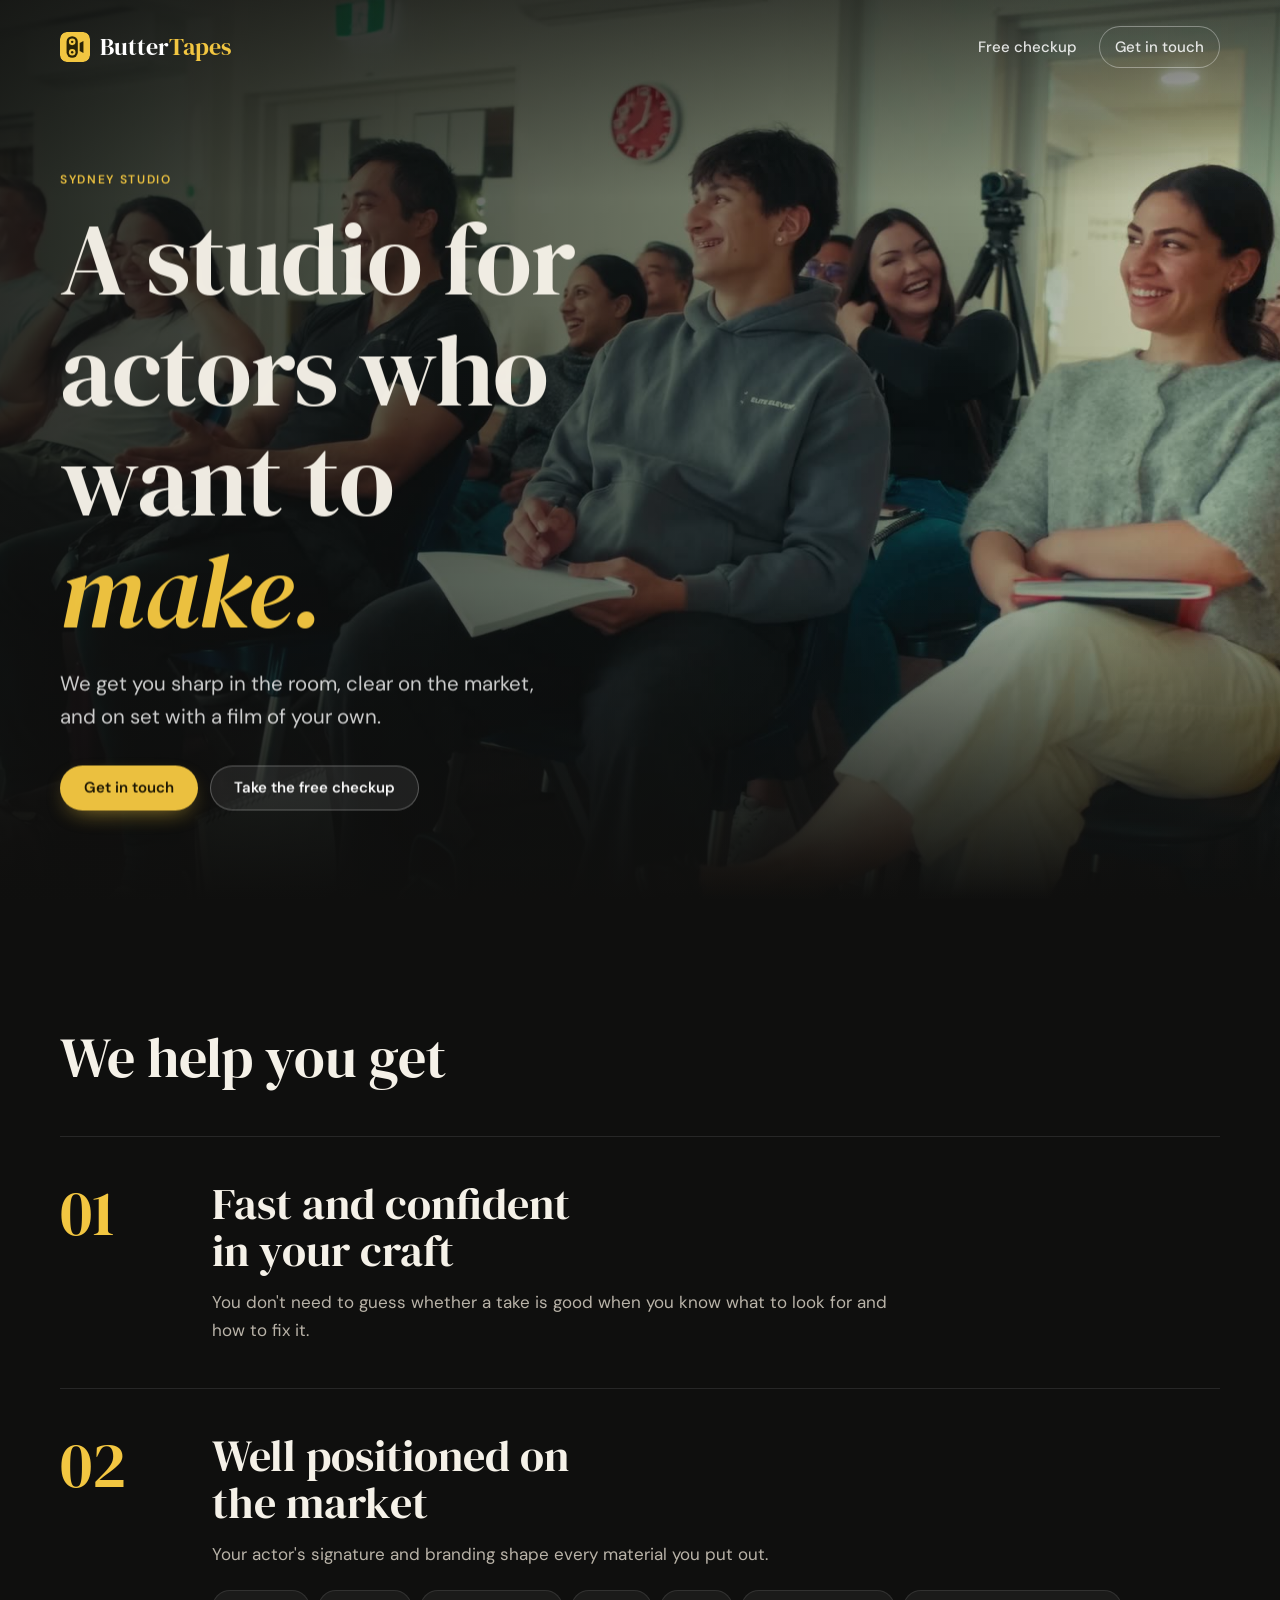
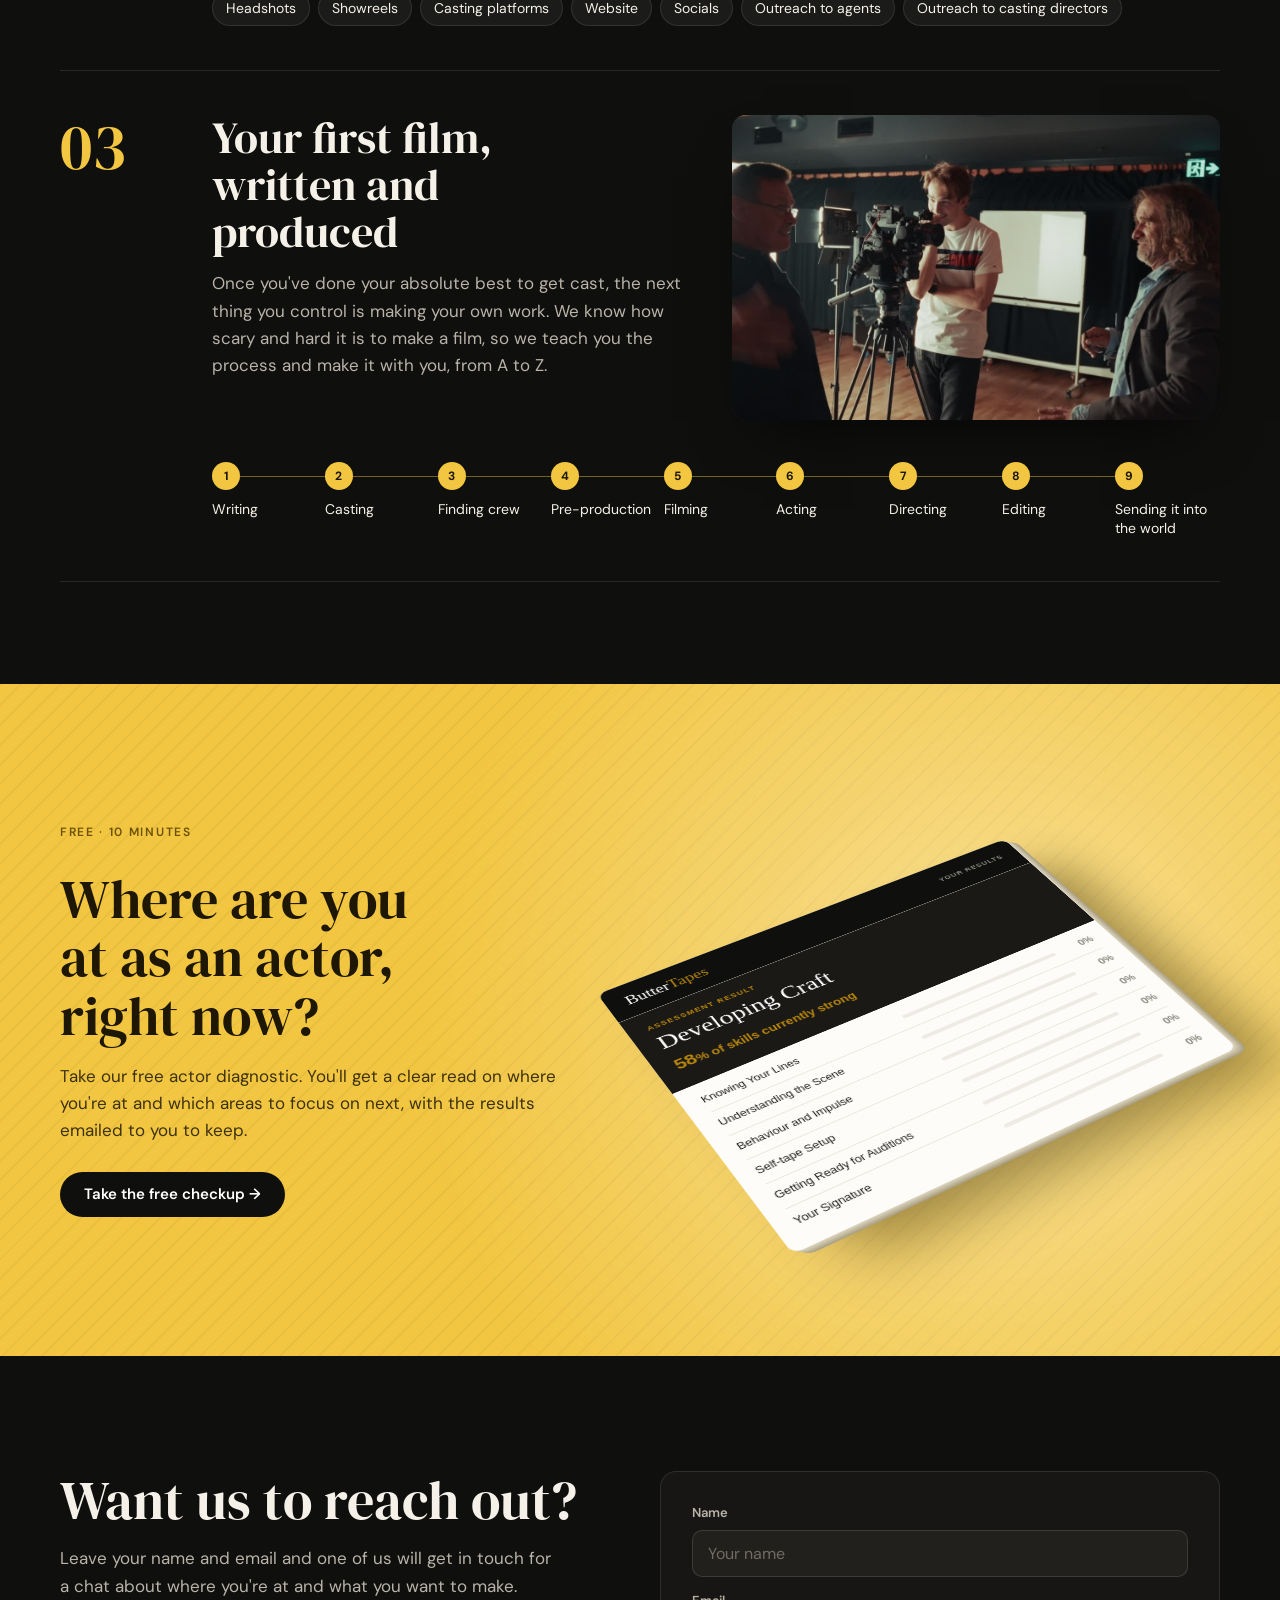
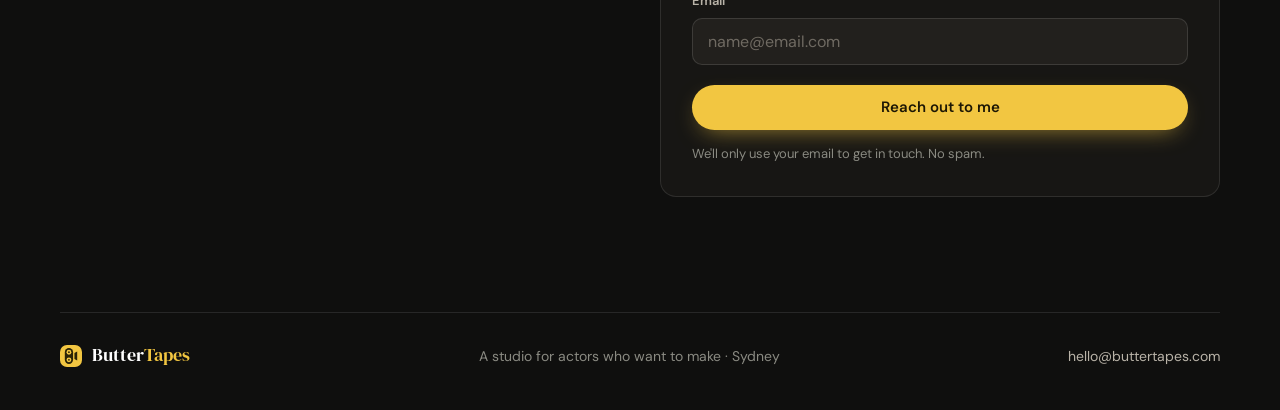
<file: classes.html>
<!doctype html>
<html lang="en">
<head>
<meta charset="UTF-8">
<title>ButterTapes</title>
<meta name="robots" content="noindex">
<link rel="canonical" href="https://buttertapes.com/">
<meta http-equiv="refresh" content="0; url=/">
</head>
<body><a href="/">ButterTapes</a></body>
</html>
</file>
<file: styles.css>
:root {
  --ink: #0f0f0e;
  --ink-2: #171614;
  --ink-3: #22201d;
  --paper: #fdfcf8;
  --cream: #f4efe2;
  --text: #f5f1e8;
  --muted: #b9b3a8;
  --dim: #8a8a82;
  --line: rgba(255, 255, 255, 0.1);
  --butter: #f2c641;
  --butter-deep: #e0b02a;
  --gold: #b8860b;
  --green: #1a7a5e;
  --red: #c0392b;
  --serif: "DM Serif Display", Georgia, serif;
  --sans: "DM Sans", -apple-system, BlinkMacSystemFont, "Segoe UI", sans-serif;
}

* { box-sizing: border-box; }
html { scroll-behavior: smooth; }
@media (prefers-reduced-motion: reduce) { html { scroll-behavior: auto; } }

body {
  margin: 0;
  font-family: var(--sans);
  font-size: 17px;
  line-height: 1.6;
  color: var(--text);
  background: var(--ink);
  -webkit-font-smoothing: antialiased;
}

a { color: inherit; }
img, video { display: block; max-width: 100%; }

.wrap { width: min(1160px, 100% - 32px); margin-inline: auto; }

.eyebrow {
  margin: 0 0 14px;
  font-size: 12px;
  font-weight: 600;
  letter-spacing: 0.14em;
  text-transform: uppercase;
  color: var(--butter);
}

h1, h2, h3 { font-family: var(--serif); font-weight: 400; line-height: 1.08; margin: 0; }
h1 em, h2 em { font-style: italic; color: var(--butter); }

/* ---------- brand ---------- */
.brand {
  display: inline-flex;
  align-items: center;
  gap: 10px;
  text-decoration: none;
  font-family: var(--serif);
  font-size: 24px;
  color: #fff;
}
.brand img { border-radius: 7px; }
.brand em { font-style: normal; color: var(--butter); }
.brand.small { font-size: 18px; }

/* ---------- buttons ---------- */
.btn {
  display: inline-flex;
  align-items: center;
  justify-content: center;
  gap: 8px;
  padding: 15px 24px;
  border: 0;
  border-radius: 999px;
  font: 600 15px/1 var(--sans);
  text-decoration: none;
  cursor: pointer;
  transition: transform 180ms ease, background 180ms ease, color 180ms ease, box-shadow 180ms ease;
}
.btn:hover { transform: translateY(-2px); }
.btn:focus-visible { outline: 2px solid var(--butter); outline-offset: 3px; }
.btn-butter { background: var(--butter); color: #1d1704; box-shadow: 0 8px 24px -10px rgba(242, 198, 65, 0.7); }
.btn-butter:hover { background: #ffd65a; }
.btn-ghost { background: rgba(255, 255, 255, 0.08); color: #fff; box-shadow: inset 0 0 0 1px rgba(255, 255, 255, 0.28); backdrop-filter: blur(6px); }
.btn-ghost:hover { background: rgba(255, 255, 255, 0.16); }
.btn-dark { background: var(--ink); color: #fff; }
.btn-dark:hover { background: #2a2622; }
.btn[disabled] { opacity: 0.6; cursor: progress; transform: none; }

/* ---------- hero ---------- */
.hero {
  position: relative;
  min-height: 100svh;
  display: flex;
  flex-direction: column;
  overflow: hidden;
  isolation: isolate;
}
.hero-video {
  position: absolute;
  inset: 0;
  width: 100%;
  height: 100%;
  object-fit: cover;
  object-position: 60% 40%;
  z-index: -2;
}
.hero-shade {
  position: absolute;
  inset: 0;
  z-index: -1;
  background:
    linear-gradient(90deg, rgba(15, 15, 14, 0.86) 0%, rgba(15, 15, 14, 0.55) 45%, rgba(15, 15, 14, 0.1) 100%),
    linear-gradient(0deg, var(--ink) 0%, rgba(15, 15, 14, 0) 35%),
    linear-gradient(180deg, rgba(15, 15, 14, 0.6) 0%, rgba(15, 15, 14, 0) 22%);
}

.nav {
  display: flex;
  align-items: center;
  justify-content: space-between;
  gap: 16px;
  padding-top: 26px;
}
.nav-links { display: flex; align-items: center; gap: 22px; font-size: 15px; font-weight: 500; }
.nav-links a { text-decoration: none; color: rgba(255, 255, 255, 0.85); }
.nav-links a:hover { color: #fff; }
.nav-pill {
  padding: 9px 16px;
  border-radius: 999px;
  box-shadow: inset 0 0 0 1px rgba(255, 255, 255, 0.35);
  transition: box-shadow 180ms ease, background 180ms ease;
}
.nav-pill:hover { box-shadow: inset 0 0 0 1px var(--butter); background: rgba(242, 198, 65, 0.1); }

.hero-body {
  margin-top: auto;
  padding: 80px 0 clamp(56px, 10vh, 110px);
  animation: rise 800ms cubic-bezier(.2, .7, .2, 1) both;
}
.hero h1 {
  max-width: 12ch;
  font-size: clamp(46px, 8vw, 104px);
  letter-spacing: -0.01em;
}
.lede {
  max-width: 36ch;
  margin: 22px 0 32px;
  font-size: clamp(18px, 1.6vw, 21px);
  color: rgba(255, 255, 255, 0.82);
}
.hero-actions { display: flex; flex-wrap: wrap; gap: 12px; }

/* ---------- pillars ---------- */
.pillars { padding: clamp(72px, 10vw, 130px) 0 clamp(64px, 8vw, 110px); }
.section-title {
  font-size: clamp(34px, 4.4vw, 56px);
  margin-bottom: clamp(28px, 4vw, 48px);
}

.pillar {
  display: grid;
  grid-template-columns: 120px minmax(0, 1fr);
  gap: 8px 32px;
  padding: clamp(28px, 4vw, 44px) 0;
  border-top: 1px solid var(--line);
}
.pillar:last-child { border-bottom: 1px solid var(--line); }
.pillar-num {
  font-family: var(--serif);
  font-size: clamp(40px, 5vw, 64px);
  line-height: 1;
  color: var(--butter);
}
.pillar h3 { font-size: clamp(28px, 3.4vw, 44px); max-width: 18ch; margin-bottom: 14px; }
.pillar p { margin: 0; max-width: 58ch; color: var(--muted); }

.chips { list-style: none; display: flex; flex-wrap: wrap; gap: 8px; padding: 0; margin: 22px 0 0; }
.chips li {
  padding: 7px 14px;
  border-radius: 999px;
  font-size: 14px;
  color: var(--text);
  background: rgba(255, 255, 255, 0.05);
  box-shadow: inset 0 0 0 1px var(--line);
}

.pillar-film { grid-template-columns: 120px minmax(0, 1fr) minmax(0, 1fr); align-items: start; }
.film-media {
  margin: 0;
  border-radius: 14px;
  overflow: hidden;
  aspect-ratio: 16 / 10;
  background: var(--ink-3);
  box-shadow: 0 30px 60px -30px rgba(0, 0, 0, 0.8);
}
.film-media video { width: 100%; height: 100%; object-fit: cover; }

.process {
  grid-column: 2 / -1;
  list-style: none;
  counter-reset: step;
  display: grid;
  grid-template-columns: repeat(9, minmax(0, 1fr));
  gap: 16px 8px;
  padding: 0;
  margin: 34px 0 0;
}
.process li {
  counter-increment: step;
  position: relative;
  display: grid;
  gap: 10px;
  align-content: start;
  font-size: 14px;
  line-height: 1.3;
  color: var(--text);
}
.process li::before {
  content: counter(step);
  position: relative;
  z-index: 1;
  display: grid;
  place-items: center;
  width: 28px;
  height: 28px;
  border-radius: 50%;
  font-size: 12px;
  font-weight: 700;
  color: #1d1704;
  background: var(--butter);
}
.process li:not(:last-child)::after {
  content: "";
  position: absolute;
  top: 14px;
  left: 28px;
  right: -8px;
  height: 1px;
  background: rgba(242, 198, 65, 0.45);
}

/* ---------- checkup band ---------- */
.checkup-band {
  position: relative;
  background: var(--butter);
  color: #1d1704;
  overflow: hidden;
}
.checkup-band::before {
  content: "";
  position: absolute;
  inset: 0;
  background:
    radial-gradient(circle at 78% 50%, rgba(255, 255, 255, 0.45), transparent 55%),
    repeating-linear-gradient(135deg, rgba(0, 0, 0, 0.035) 0 2px, transparent 2px 14px);
  pointer-events: none;
}
.checkup-inner {
  position: relative;
  display: grid;
  grid-template-columns: minmax(0, 0.9fr) minmax(0, 1.1fr);
  align-items: center;
  gap: 40px;
  padding: clamp(64px, 8vw, 110px) 0;
}
.checkup-copy .eyebrow { color: #6b5207; }
.checkup-copy h2 { font-size: clamp(34px, 4.2vw, 54px); max-width: 14ch; margin-bottom: 18px; }
.checkup-copy p { margin: 0 0 28px; max-width: 44ch; color: #3d3210; }

/* Isometric results card */
.iso-stage {
  display: block;
  perspective: 1800px;
  text-decoration: none;
  padding: 30px 10px;
  outline: none;
}
.iso-card {
  --lift: 0px;
  position: relative;
  width: min(500px, 100%);
  margin-inline: auto;
  border-radius: 10px;
  background: var(--paper);
  color: #1f1f1d;
  font-family: -apple-system, BlinkMacSystemFont, "Segoe UI", Helvetica, Arial, sans-serif;
  transform: rotateX(48deg) rotateZ(-32deg) translateZ(var(--lift));
  transform-style: preserve-3d;
  transition: transform 650ms cubic-bezier(.2, .8, .2, 1), box-shadow 650ms cubic-bezier(.2, .8, .2, 1);
  box-shadow:
    1px 1px 0 #d9d2bd, 2px 2px 0 #d3cbb4, 3px 3px 0 #ccc4ab, 4px 4px 0 #c6bda3,
    5px 5px 0 #bfb69b, 6px 6px 0 #b8ae93, 7px 7px 0 #b1a78b, 8px 8px 0 #aaa083,
    40px 50px 60px -10px rgba(60, 45, 0, 0.45);
}
.iso-stage:hover .iso-card,
.iso-stage:focus-visible .iso-card,
.iso-stage.is-up .iso-card {
  transform: rotateX(30deg) rotateZ(-18deg) translateZ(60px) translateY(-18px);
  box-shadow:
    1px 1px 0 #d9d2bd, 2px 2px 0 #d3cbb4, 3px 3px 0 #ccc4ab, 4px 4px 0 #c6bda3,
    5px 5px 0 #bfb69b, 6px 6px 0 #b8ae93, 7px 7px 0 #b1a78b, 8px 8px 0 #aaa083,
    70px 90px 80px -10px rgba(60, 45, 0, 0.35);
}
.iso-stage:focus-visible .iso-card { outline: 3px solid var(--ink); outline-offset: 6px; }

.rc-head {
  display: flex;
  justify-content: space-between;
  align-items: center;
  padding: 16px 20px;
  background: var(--ink);
  border-radius: 10px 10px 0 0;
}
.rc-logo { font: 400 19px/1 Georgia, serif; color: #fff; }
.rc-logo em { font-style: normal; color: var(--gold); }
.rc-tag { font-size: 9px; letter-spacing: 0.12em; text-transform: uppercase; color: var(--dim); font-weight: 600; }
.rc-hero {
  display: grid;
  gap: 4px;
  padding: 16px 20px 18px;
  background: #1a1916;
  border-top: 1px solid #2a2824;
}
.rc-eyebrow { font-size: 9px; letter-spacing: 0.14em; text-transform: uppercase; color: var(--gold); font-weight: 700; }
.rc-level { font: 400 28px/1.1 Georgia, serif; color: #fff; }
.rc-score { font-size: 14px; font-weight: 600; color: var(--gold); }
.rc-score b { font-size: 20px; }
.rc-areas { list-style: none; margin: 0; padding: 6px 20px 14px; }
.rc-areas li {
  display: grid;
  grid-template-columns: 1.15fr 1fr 38px;
  align-items: center;
  gap: 10px;
  padding: 8px 0;
  border-bottom: 1px solid #e6e4dc;
  font-size: 12px;
}
.rc-areas li:last-child { border-bottom: 0; }
.rc-areas i { display: block; height: 5px; border-radius: 3px; background: #edebe4; overflow: hidden; }
.rc-areas s { display: block; height: 100%; width: 0; border-radius: 3px; background: var(--gold); transition: width 900ms cubic-bezier(.2, .8, .2, 1), background 400ms ease; }
.rc-areas li:nth-child(2) s { transition-delay: 60ms; }
.rc-areas li:nth-child(3) s { transition-delay: 120ms; }
.rc-areas li:nth-child(4) s { transition-delay: 180ms; }
.rc-areas li:nth-child(5) s { transition-delay: 240ms; }
.rc-areas li:nth-child(6) s { transition-delay: 300ms; }
.rc-areas b { text-align: right; font-weight: 700; color: var(--dim); transition: color 400ms ease; }
.rc-areas s.hi { background: var(--green); }
.rc-areas s.md { background: var(--gold); }
.rc-areas s.lo { background: var(--red); }
.rc-areas b.hi { color: var(--green); }
.rc-areas b.md { color: var(--gold); }
.rc-areas b.lo { color: var(--red); }

/* ---------- reach out ---------- */
.reach {
  display: grid;
  grid-template-columns: minmax(0, 1fr) minmax(0, 1fr);
  gap: 40px;
  align-items: start;
  padding: clamp(72px, 9vw, 120px) 0;
}
.reach h2 { font-size: clamp(34px, 4.2vw, 54px); margin-bottom: 16px; }
.reach-copy p { margin: 0; max-width: 42ch; color: var(--muted); }

.reach-form {
  display: grid;
  gap: 14px;
  padding: clamp(22px, 3vw, 32px);
  border-radius: 16px;
  background: var(--ink-2);
  box-shadow: inset 0 0 0 1px var(--line);
}
.reach-form label { display: grid; gap: 6px; font-size: 13px; font-weight: 600; color: var(--muted); }
.reach-form input {
  width: 100%;
  padding: 14px 16px;
  border: 0;
  border-radius: 10px;
  font: 400 16px/1.2 var(--sans);
  color: var(--text);
  background: var(--ink-3);
  box-shadow: inset 0 0 0 1px rgba(255, 255, 255, 0.12);
  transition: box-shadow 160ms ease;
}
.reach-form input::placeholder { color: #6f6a62; }
.reach-form input:focus { outline: none; box-shadow: inset 0 0 0 2px var(--butter); }
.reach-form .btn { margin-top: 6px; width: 100%; }
.reach-form .hp { position: absolute; left: -9999px; width: 1px; height: 1px; overflow: hidden; }
.form-note { margin: 0; font-size: 13px; color: var(--dim); }
.form-note.err { color: #ff8a7a; }
.sent h3 { font-size: 32px; color: var(--butter); margin-bottom: 8px; }
.sent p { margin: 0; color: var(--muted); }
.sent b { color: var(--text); font-weight: 600; }

/* ---------- footer ---------- */
.foot {
  display: flex;
  flex-wrap: wrap;
  align-items: center;
  justify-content: space-between;
  gap: 12px 24px;
  padding: 28px 0 40px;
  border-top: 1px solid var(--line);
  font-size: 14px;
  color: var(--dim);
}
.foot a { text-decoration: none; color: var(--muted); }
.foot a:hover { color: var(--butter); }

@keyframes rise {
  from { opacity: 0; transform: translateY(18px); }
  to { opacity: 1; transform: none; }
}

/* ---------- responsive ---------- */
@media (max-width: 900px) {
  .pillar, .pillar-film { grid-template-columns: 64px minmax(0, 1fr); gap: 6px 18px; }
  .film-media { grid-column: 2; margin-top: 22px; }
  .process { grid-column: 2; grid-template-columns: repeat(3, minmax(0, 1fr)); gap: 18px 8px; }
  .process li:nth-child(3n)::after { display: none; }
  .checkup-inner { grid-template-columns: 1fr; gap: 8px; }
  .iso-stage { padding: 10px 0 0; }
  .reach { grid-template-columns: 1fr; gap: 28px; }
}

@media (max-width: 600px) {
  body { font-size: 16px; }
  .nav-links a:not(.nav-pill) { display: none; }
  .brand { font-size: 21px; }
  .hero-shade {
    background:
      linear-gradient(0deg, var(--ink) 0%, rgba(15, 15, 14, 0.75) 45%, rgba(15, 15, 14, 0.25) 100%),
      linear-gradient(180deg, rgba(15, 15, 14, 0.6) 0%, rgba(15, 15, 14, 0) 25%);
  }
  .hero-actions .btn { flex: 1 1 100%; }
  .pillar, .pillar-film { grid-template-columns: 1fr; }
  .film-media, .process { grid-column: 1; }
  .pillar-num { font-size: 34px; margin-bottom: 6px; }
  .process { grid-template-columns: 1fr; gap: 12px; }
  .process li { grid-template-columns: 28px 1fr; align-items: center; font-size: 15px; }
  .process li:not(:last-child)::after { display: block; top: 28px; left: 14px; right: auto; width: 1px; height: 12px; }
  .iso-stage { padding: 24px 0 8px; perspective: 1200px; }
  .iso-card { width: 82%; transform: rotateX(34deg) rotateZ(-16deg); }
  .iso-stage.is-up .iso-card { transform: rotateX(16deg) rotateZ(-6deg) translateZ(24px) translateY(-6px); }
  .rc-areas li { grid-template-columns: 1.3fr 1fr 34px; font-size: 11px; }
  .foot { flex-direction: column; align-items: flex-start; }
}
</file>
